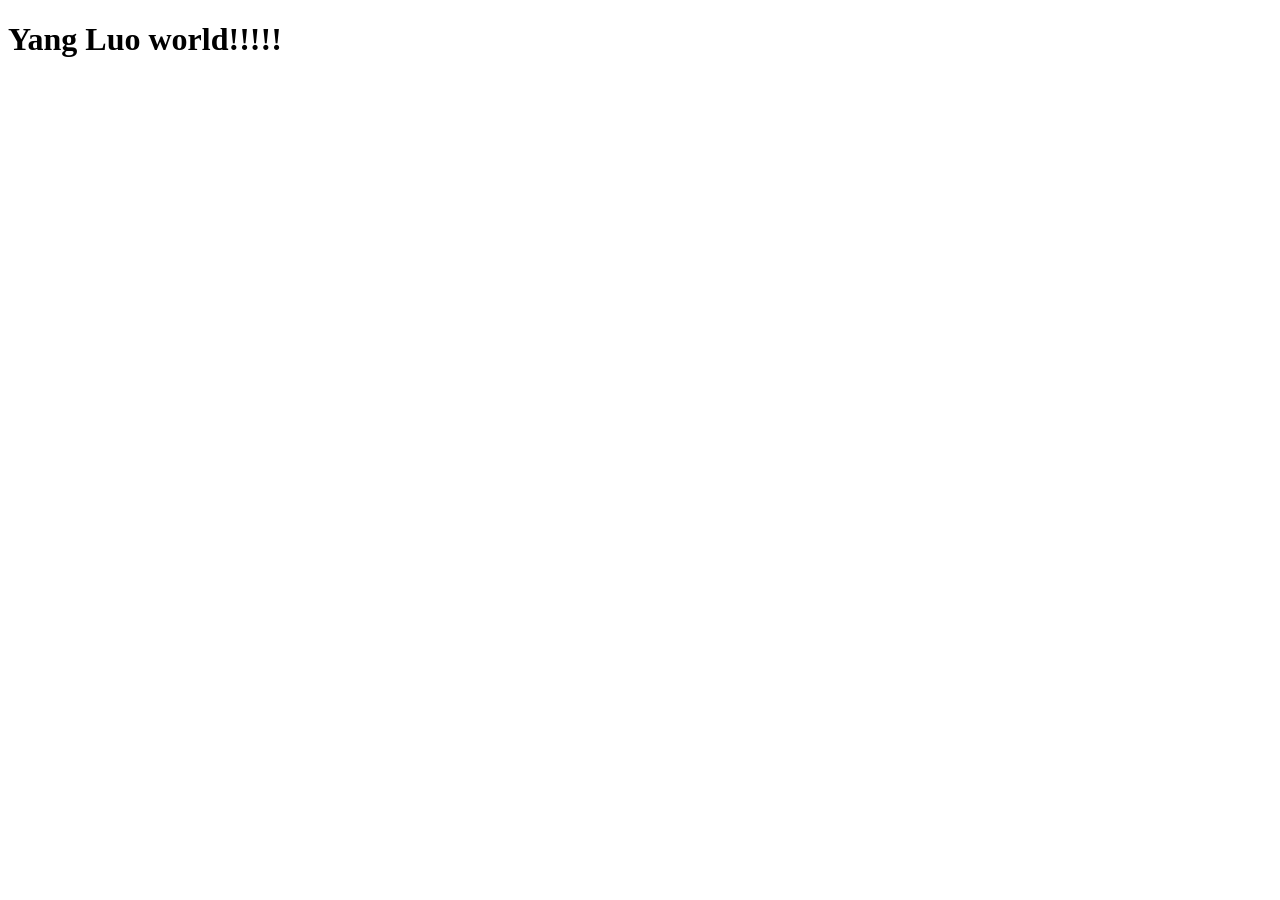
<file: index.html>
<!DOCTYPE html>
<html lang="en">
  <head>
    <meta charset="UTF-8" />
    <meta name="viewport" content="width=device-width, initial-scale=1.0" />
    <title>Yang Luo's first web page</title>
  </head>
  <body>
    <h1>Yang Luo world!!!!!</h1>
  </body>
</html>
</file>
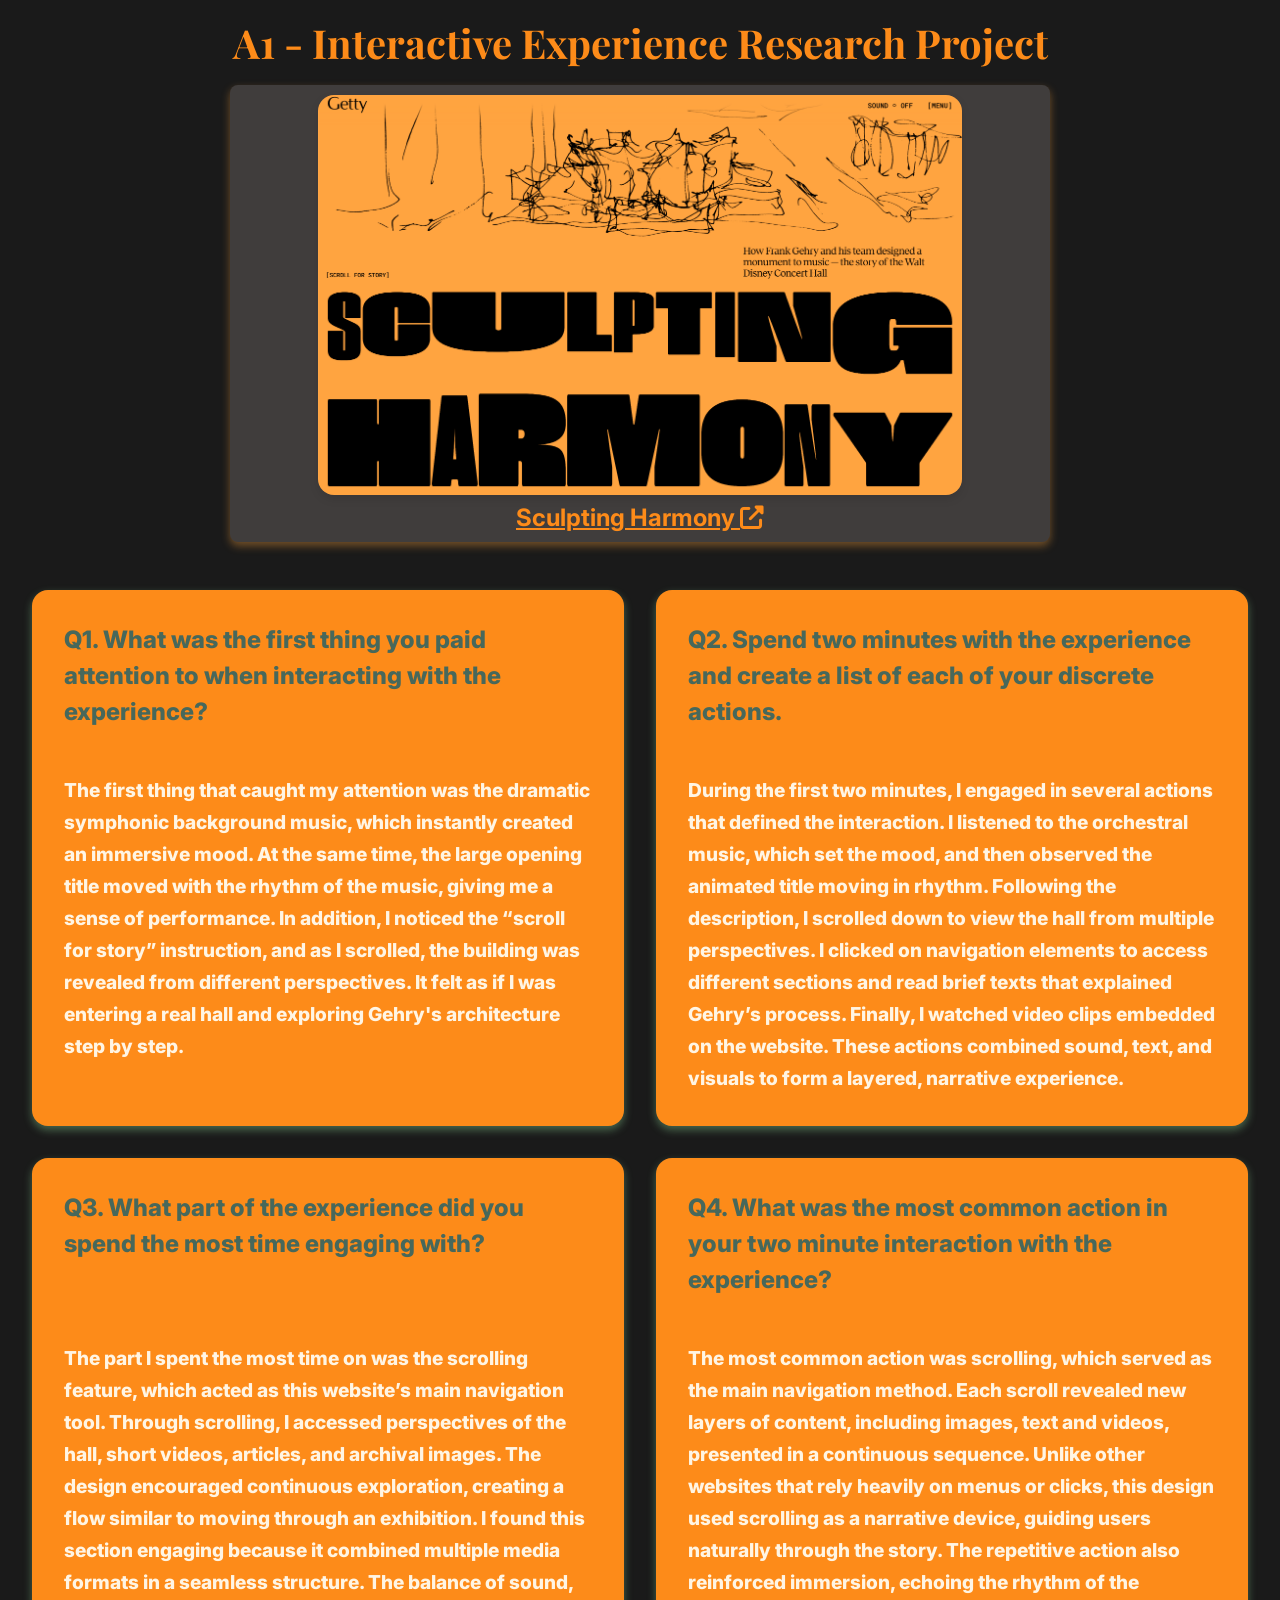
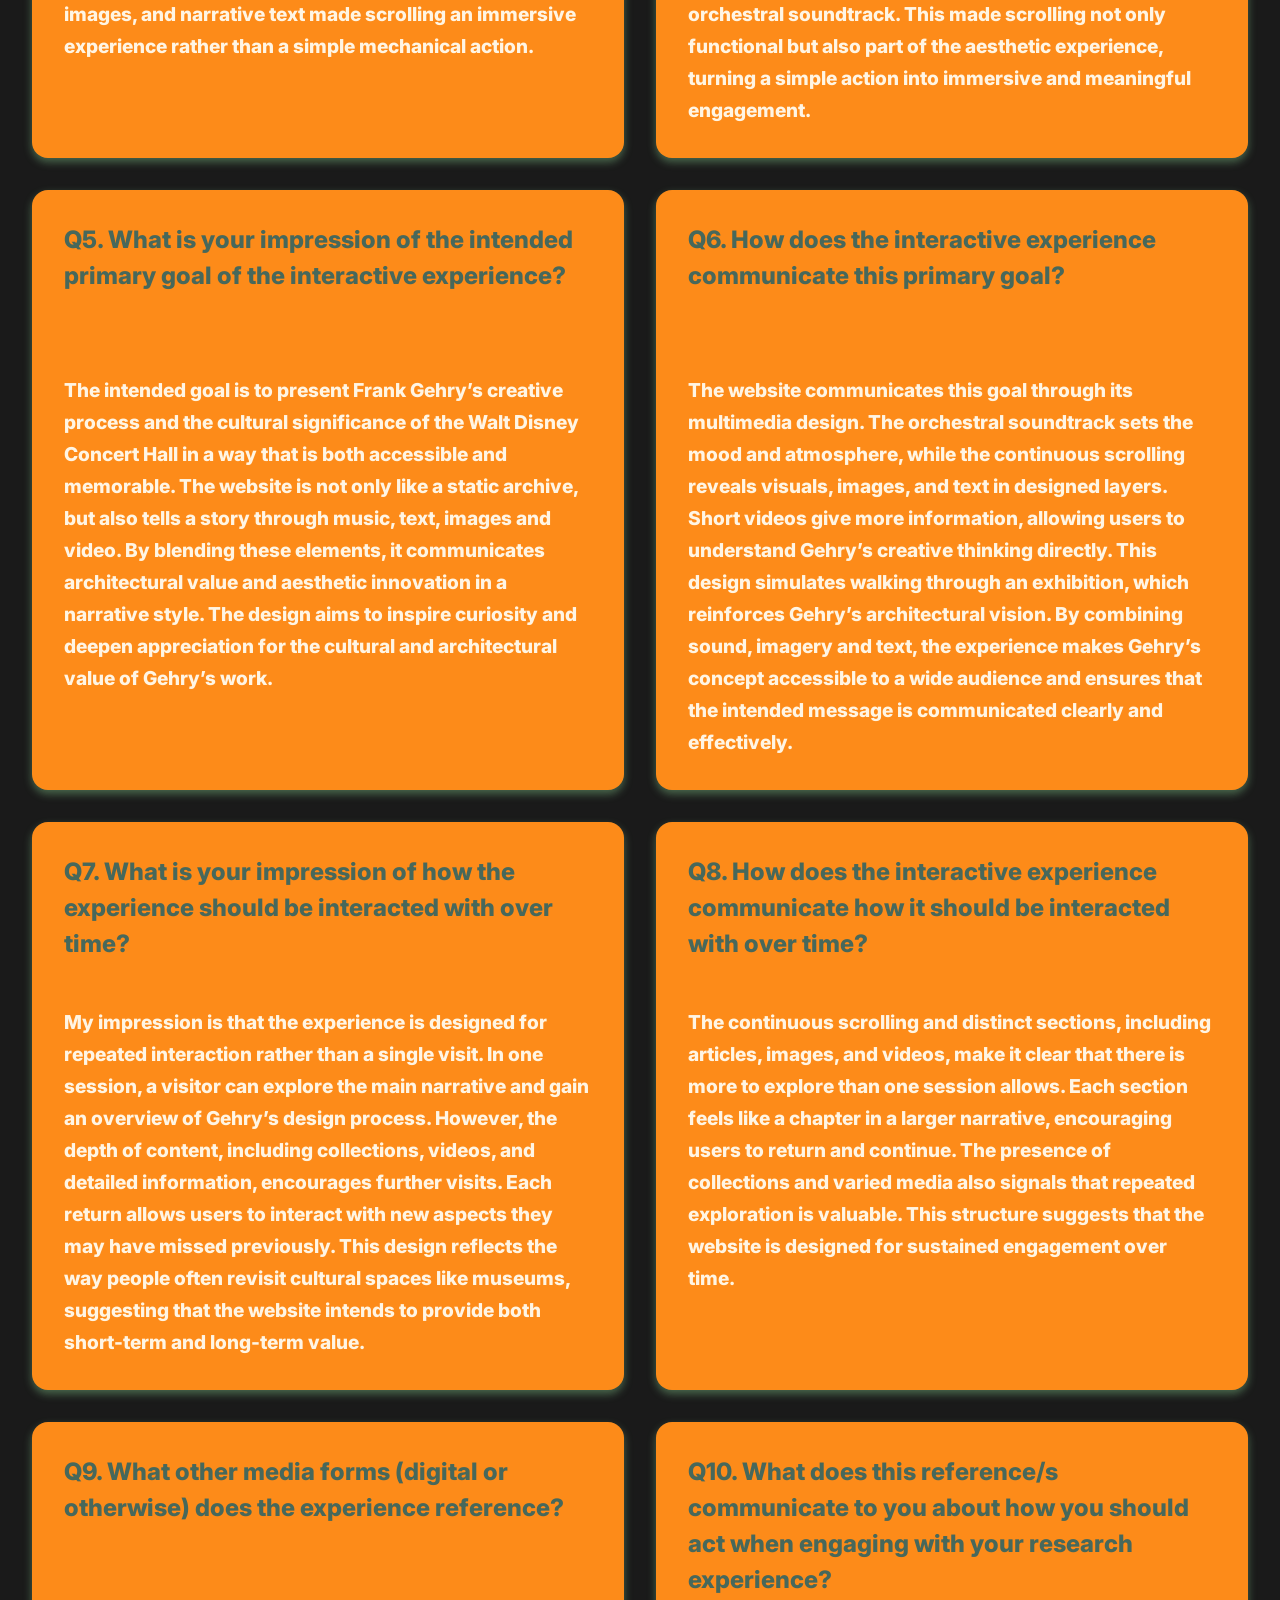
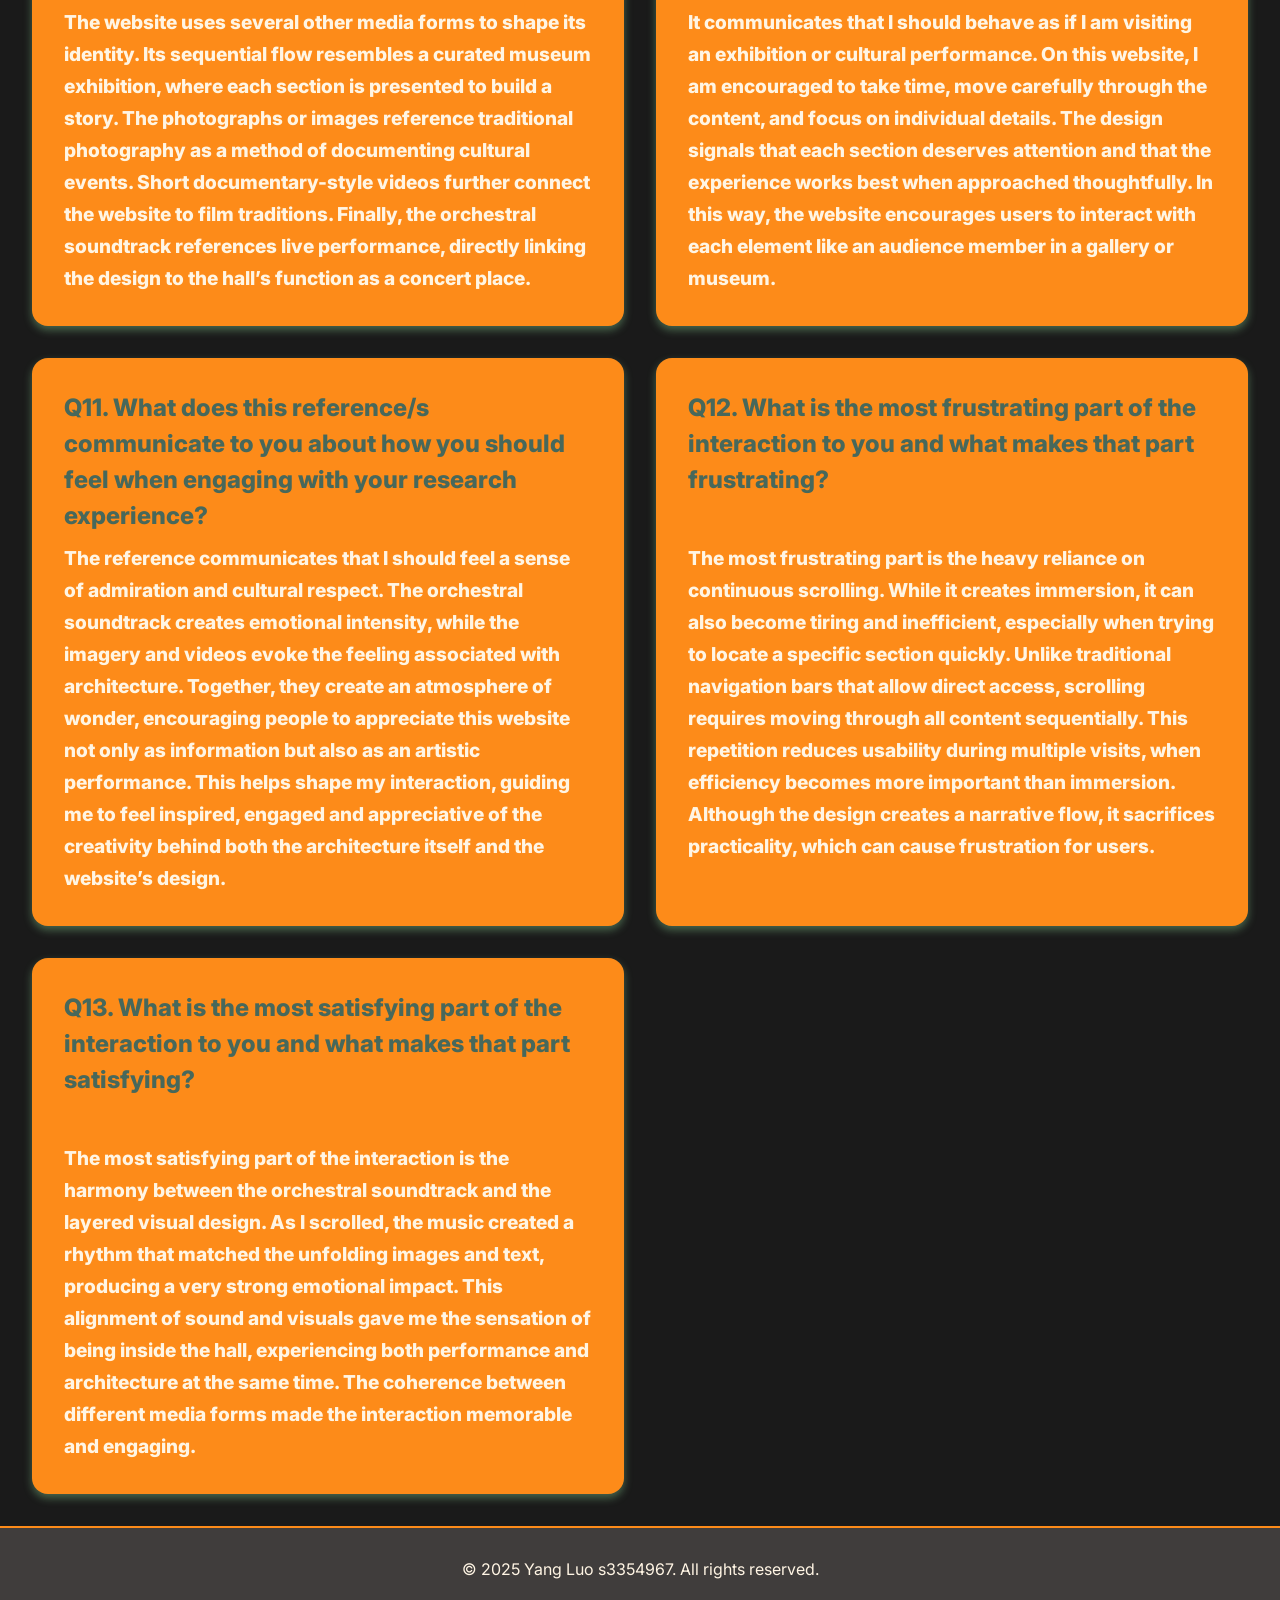
<file: assignment1/index.html>
<!DOCTYPE html>
<html lang="en">
  <head>
    <meta charset="UTF-8" />
    <meta name="viewport" content="width=device-width, initial-scale=1.0" />
    <title>Interactive Experience Research Project</title>
    <link
      href="https://fonts.googleapis.com/css2?family=Inter&family=Playfair+Display&display=swap"
      rel="stylesheet"
    />
    <link
      rel="stylesheet"
      href="https://cdnjs.cloudflare.com/ajax/libs/font-awesome/6.4.0/css/all.min.css"
    />
    <link rel="stylesheet" href="style.css" />
    <link rel="apple-touch-icon" sizes="180x180" href="apple-touch-icon.png" />
    <link rel="icon" type="image/png" sizes="32x32" href="favicon-32x32.png" />
    <link rel="icon" type="image/png" sizes="16x16" href="favicon-16x16.png" />
    <link rel="manifest" href="site.webmanifest" />
  </head>
  <body>
    <h1>A1 - Interactive Experience Research Project</h1>
    <!-- Figure: shows a screenshot and a caption with the souce link.
         This explains the context of my assignment.-->
    <figure class="cover">
      <img src="images/img1.png" alt="website" />
      <figcaption>
        <a href="https://gehry.getty.edu/" target="_blank">
          Sculpting Harmony
          <i class="fas fa-external-link-alt"></i>
        </a>
      </figcaption>
    </figure>
    <!-- Container for all question-and-answer cards, 
          I use Grid for responsive layout. 
          Card layout separates each Q&A into its own block. 
          This improves readability, avoids long text blocks, 
          and stays responsive on different screen sizes. -->
    <div class="container">
      <section class="card">
        <h2>
          Q1. What was the first thing you paid attention to when interacting
          with the experience?
        </h2>
        <p class="answer">
          The first thing that caught my attention was the dramatic symphonic
          background music, which instantly created an immersive mood. At the
          same time, the large opening title moved with the rhythm of the music,
          giving me a sense of performance. In addition, I noticed the “scroll
          for story” instruction, and as I scrolled, the building was revealed
          from different perspectives. It felt as if I was entering a real hall
          and exploring Gehry's architecture step by step.
        </p>
      </section>
      <section class="card">
        <h2>
          Q2. Spend two minutes with the experience and create a list of each of
          your discrete actions.
        </h2>
        <p class="answer">
          During the first two minutes, I engaged in several actions that
          defined the interaction. I listened to the orchestral music, which set
          the mood, and then observed the animated title moving in rhythm.
          Following the description, I scrolled down to view the hall from
          multiple perspectives. I clicked on navigation elements to access
          different sections and read brief texts that explained Gehry’s
          process. Finally, I watched video clips embedded on the website. These
          actions combined sound, text, and visuals to form a layered, narrative
          experience.
        </p>
      </section>
      <section class="card">
        <h2>
          Q3. What part of the experience did you spend the most time engaging
          with?
        </h2>
        <p class="answer">
          The part I spent the most time on was the scrolling feature, which
          acted as this website’s main navigation tool. Through scrolling, I
          accessed perspectives of the hall, short videos, articles, and
          archival images. The design encouraged continuous exploration,
          creating a flow similar to moving through an exhibition. I found this
          section engaging because it combined multiple media formats in a
          seamless structure. The balance of sound, images, and narrative text
          made scrolling an immersive experience rather than a simple mechanical
          action.
        </p>
      </section>
      <section class="card">
        <h2>
          Q4. What was the most common action in your two minute interaction
          with the experience?
        </h2>
        <p class="answer">
          The most common action was scrolling, which served as the main
          navigation method. Each scroll revealed new layers of content,
          including images, text and videos, presented in a continuous sequence.
          Unlike other websites that rely heavily on menus or clicks, this
          design used scrolling as a narrative device, guiding users naturally
          through the story. The repetitive action also reinforced immersion,
          echoing the rhythm of the orchestral soundtrack. This made scrolling
          not only functional but also part of the aesthetic experience, turning
          a simple action into immersive and meaningful engagement.
        </p>
      </section>
      <section class="card">
        <h2>
          Q5. What is your impression of the intended primary goal of the
          interactive experience?
        </h2>
        <p class="answer">
          The intended goal is to present Frank Gehry’s creative process and the
          cultural significance of the Walt Disney Concert Hall in a way that is
          both accessible and memorable. The website is not only like a static
          archive, but also tells a story through music, text, images and video.
          By blending these elements, it communicates architectural value and
          aesthetic innovation in a narrative style. The design aims to inspire
          curiosity and deepen appreciation for the cultural and architectural
          value of Gehry’s work.
        </p>
      </section>
      <section class="card">
        <h2>
          Q6. How does the interactive experience communicate this primary goal?
        </h2>
        <p class="answer">
          The website communicates this goal through its multimedia design. The
          orchestral soundtrack sets the mood and atmosphere, while the
          continuous scrolling reveals visuals, images, and text in designed
          layers. Short videos give more information, allowing users to
          understand Gehry’s creative thinking directly. This design simulates
          walking through an exhibition, which reinforces Gehry’s architectural
          vision. By combining sound, imagery and text, the experience makes
          Gehry’s concept accessible to a wide audience and ensures that the
          intended message is communicated clearly and effectively.
        </p>
      </section>
      <section class="card">
        <h2>
          Q7. What is your impression of how the experience should be interacted
          with over time?
        </h2>
        <p class="answer">
          My impression is that the experience is designed for repeated
          interaction rather than a single visit. In one session, a visitor can
          explore the main narrative and gain an overview of Gehry’s design
          process. However, the depth of content, including collections, videos,
          and detailed information, encourages further visits. Each return
          allows users to interact with new aspects they may have missed
          previously. This design reflects the way people often revisit cultural
          spaces like museums, suggesting that the website intends to provide
          both short-term and long-term value.
        </p>
      </section>
      <section class="card">
        <h2>
          Q8. How does the interactive experience communicate how it should be
          interacted with over time?
        </h2>
        <p class="answer">
          The continuous scrolling and distinct sections, including articles,
          images, and videos, make it clear that there is more to explore than
          one session allows. Each section feels like a chapter in a larger
          narrative, encouraging users to return and continue. The presence of
          collections and varied media also signals that repeated exploration is
          valuable. This structure suggests that the website is designed for
          sustained engagement over time.
        </p>
      </section>
      <section class="card">
        <h2>
          Q9. What other media forms (digital or otherwise) does the experience
          reference?
        </h2>

        <p class="answer">
          The website uses several other media forms to shape its identity. Its
          sequential flow resembles a curated museum exhibition, where each
          section is presented to build a story. The photographs or images
          reference traditional photography as a method of documenting cultural
          events. Short documentary-style videos further connect the website to
          film traditions. Finally, the orchestral soundtrack references live
          performance, directly linking the design to the hall’s function as a
          concert place.
        </p>
      </section>
      <section class="card">
        <h2>
          Q10. What does this reference/s communicate to you about how you
          should act when engaging with your research experience?
        </h2>
        <p class="answer">
          It communicates that I should behave as if I am visiting an exhibition
          or cultural performance. On this website, I am encouraged to take
          time, move carefully through the content, and focus on individual
          details. The design signals that each section deserves attention and
          that the experience works best when approached thoughtfully. In this
          way, the website encourages users to interact with each element like
          an audience member in a gallery or museum.
        </p>
      </section>

      <section class="card">
        <h2>
          Q11. What does this reference/s communicate to you about how you
          should feel when engaging with your research experience?
        </h2>

        <p class="answer">
          The reference communicates that I should feel a sense of admiration
          and cultural respect. The orchestral soundtrack creates emotional
          intensity, while the imagery and videos evoke the feeling associated
          with architecture. Together, they create an atmosphere of wonder,
          encouraging people to appreciate this website not only as information
          but also as an artistic performance. This helps shape my interaction,
          guiding me to feel inspired, engaged and appreciative of the
          creativity behind both the architecture itself and the website’s
          design.
        </p>
      </section>
      <section class="card">
        <h2>
          Q12. What is the most frustrating part of the interaction to you and
          what makes that part frustrating?
        </h2>
        <p class="answer">
          The most frustrating part is the heavy reliance on continuous
          scrolling. While it creates immersion, it can also become tiring and
          inefficient, especially when trying to locate a specific section
          quickly. Unlike traditional navigation bars that allow direct access,
          scrolling requires moving through all content sequentially. This
          repetition reduces usability during multiple visits, when efficiency
          becomes more important than immersion. Although the design creates a
          narrative flow, it sacrifices practicality, which can cause
          frustration for users.
        </p>
      </section>
      <section class="card">
        <h2>
          Q13. What is the most satisfying part of the interaction to you and
          what makes that part satisfying?
        </h2>
        <p class="answer">
          The most satisfying part of the interaction is the harmony between the
          orchestral soundtrack and the layered visual design. As I scrolled,
          the music created a rhythm that matched the unfolding images and text,
          producing a very strong emotional impact. This alignment of sound and
          visuals gave me the sensation of being inside the hall, experiencing
          both performance and architecture at the same time. The coherence
          between different media forms made the interaction memorable and
          engaging.
        </p>
      </section>
    </div>
    <!-- Footer : show my name and student ID -->
    <footer>
      <p>&copy; 2025 Yang Luo s3354967. All rights reserved.</p>
    </footer>
  </body>
</html>
</file>
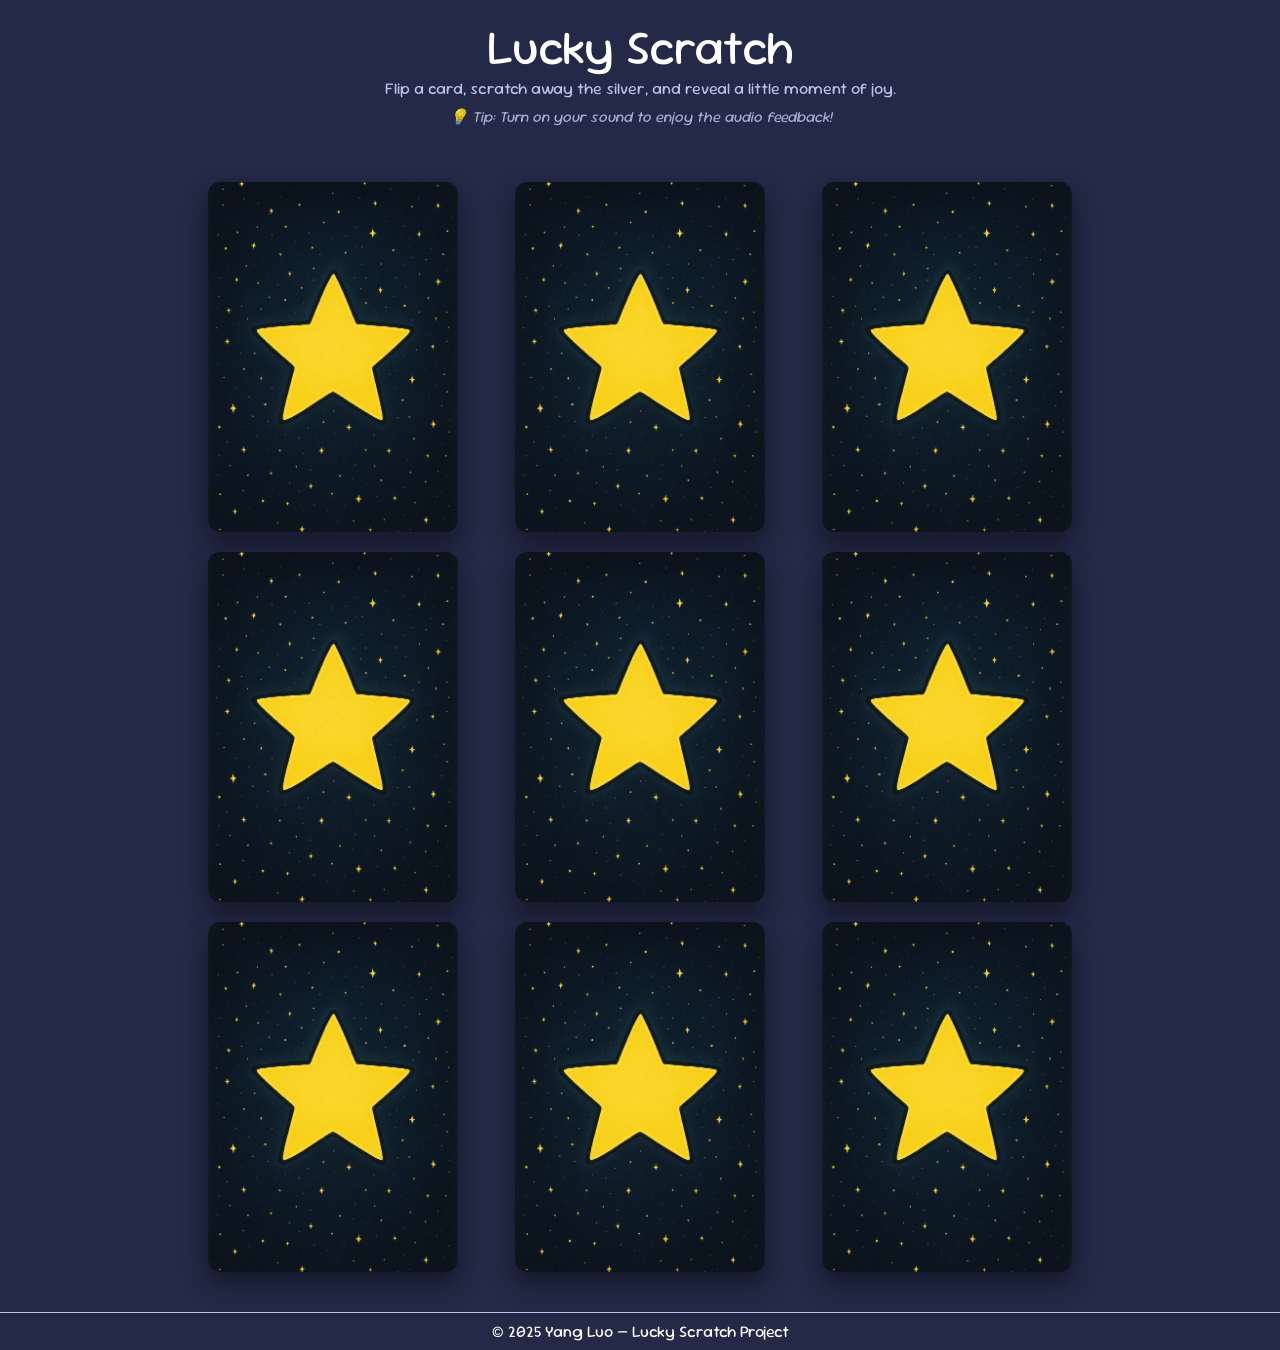
<file: assignment3/index.html>
<!-- 
 //================Lucky Scratch=================//
  // A playful web page where users can flip cards and scratch off a silver coating
  to reveal positive messages underneath with sound effects enhancing the experience.

  //This project explores a playful “Click + Drag” interaction. 
     The card flip rewards user curiosity (click), 
     and the scratch layer invites continuous micro-actions (drag).

  //================Target Audience:=================//
  - Individuals seeking small moments of joy and positivity.
  - Users who enjoy interactive web experiences.
  - People looking for stress relief through lighthearted digital interactions.

  //================Usability=================//
  - Intuitive click to flip and drag to scratch interactions.
  - Visual and auditory feedback to guide users through the experience.

  //================Project Features:=================//
  - 9 interactive cards arranged in a 3x3 grid layout.
  - Each card flips on click to reveal a scratch-off surface.
  - Users can "scratch" the silver coating using pointer events to reveal messages.
  - Sound effects play during flipping and scratching for immersive feedback.

  //================User Experience Design:=================//
  1. Visual Design:
     - Color Palette: Deep navy background with silver scratch-off coating and bright white text for contrast.
     - Typography: Fun, rounded font to evoke a playful and lighthearted mood.
     - Imagery: Cheerful illustrations accompanying each positive message.
     - Favicon: Custom favicon to enhance branding and recognition.

  2. Interaction Design:
      - Hover Effects: Cards slightly scale up on hover to indicate interactivity.
      - Click to Flip: Flip animation to reveal the scratch-off surface.   
      - Scratch-off Effect: Realistic scratching interaction using canvas.
      - Sound Effects: Subtle scratching sound during interaction 
         and a cheerful sound when the message is fully revealed.
  //================Technical Implementation:=================//
  1. Each card listens for click events to trigger the flip animation.
  2. When flipped, a canvas element is initialized with a silver coat.
 3. Pointer events on the canvas allow the user to "scratch" off the coat.
 4. The amount scratched is tracked, and once a threshold(40% threshold) is reached,
    the coat is fully cleared to reveal the message underneath.
 5. Sound effects play at each interaction step for feedback.

  //================ Technical References:=================//
 Key references informing the scratch-off logic:
 - envatotuts+ tutorial on creating a scratch-off effect using HTML5 canvas.
 - URL: https://webdesign.tutsplus.com/tutorials/create-a-scratch-off-effect-vanilla-javascript--cms-108922t
 - Digital Scratch Card HTML CSS JavaScript from Medium article by Mr Zouraiz
 - URL:https://medium.com/@mr.zouraiz1580/digital-scratch-card-html-8eaf1dad6095
 - Build Scratch Card Effect Using HTML, CSS & JavaScript from YouTube tutorial by Live Blogger
 - URL:https://www.youtube.com/watch?v=12ElqBxCZPI

 //=================Audio=================//
  - Using free sound effects from Pixabay to enhance user interaction.
  - Flip Sound: "flipCard" by Splashdust (Freesound), Pixabay
  - Lucky Sound: "Lucky Guitar Sound" by SergeQuadrado, Pixabay
  - Scratch Sound: "Pencil Crayon Foley Coloring 3" by floraphonic, Pixabay

//=================What's next?=================//
 - Add more cards with diverse messages and illustrations.
 - Implement a reset feature to allow users to replay the experience.

//================References:=================//
// Audio: flip.mp3 — "flipCard" by Splashdust (Freesound), Pixabay, 
// free for use under Pixabay Content License, viewed 20 Oct 2025,
// <https://pixabay.com/sound-effects/flipcard-91468/>

// Audio: lucky-sound.mp3 — "Lucky Guitar Sound" by SergeQuadrado, Pixabay,
// free for use under Pixabay Content License, viewed 20 Oct 2025,
// <https://pixabay.com/sound-effects/lucky-guitar-sound-379745/>

// Audio: scratch-sound.mp3 — "Pencil Crayon Foley Coloring 3" by floraphonic,
// Pixabay, free for use under Pixabay Content License, viewed 20 Oct 2025,
// <https://pixabay.com/sound-effects/pencil-crayon-foley-coloring-3-200910/>

//Illustrations created by the author using ChatGPT, October 2025. 
Generated based on custom prompts written by Yang Luo for the Lucky Scratch project. 
-->

<!DOCTYPE html>
<html lang="en">
  <head>
    <meta charset="UTF-8" />
    <meta name="viewport" content="width=device-width, initial-scale=1.0" />
    <title>Lucky Scratch</title>
    <link rel="stylesheet" href="reset.css" />
    <link rel="stylesheet" href="style.css" />
    <!--favicon-->
    <link rel="apple-touch-icon" sizes="180x180" href="apple-touch-icon.png" />
    <link rel="icon" type="image/png" sizes="32x32" href="favicon-32x32.png" />
    <link rel="icon" type="image/png" sizes="16x16" href="favicon-16x16.png" />
    <link rel="manifest" href="site.webmanifest" />
    <!--Sour Gummy -->
    <link rel="preconnect" href="https://fonts.googleapis.com" />
    <link rel="preconnect" href="https://fonts.gstatic.com" crossorigin />
    <link
      href="https://fonts.googleapis.com/css2?family=Sour+Gummy:ital,wght@0,100..900;1,100..900&display=swap"
      rel="stylesheet"
    />
    <script src="script.js" defer></script>
  </head>
  <body>
    <header>
      <h1>Lucky Scratch</h1>
      <p>
        Flip a card, scratch away the silver, and reveal a little moment of joy.
      </p>
      <p class="note">
        💡 Tip: Turn on your sound to enjoy the audio feedback!
      </p>
    </header>

    <main class="card-container">
      <!-- ===== Card 1 ===== -->
      <div class="card">
        <div class="card-face">
          <img src="lucky-cover.png" alt="Lucky card cover" draggable="false" />
        </div>
        <div class="card-face flip">
          <div class="stage">
            <div class="answer a1">
              <img src="1.png" alt="a1-pic" draggable="false" />
              <p>You did great today!</p>
            </div>
            <canvas class="coat"></canvas>
          </div>
        </div>
      </div>

      <!-- ===== Card 2 ===== -->
      <div class="card">
        <div class="card-face">
          <img src="lucky-cover.png" alt="Lucky card cover" draggable="false" />
        </div>
        <div class="card-face flip">
          <div class="stage">
            <div class="answer a2">
              <img src="2.png" alt="a2-pic" draggable="false" />
              <p>Take a breath — you’ve got this.</p>
            </div>
            <canvas class="coat"></canvas>
          </div>
        </div>
      </div>

      <!-- ===== Card 3 ===== -->
      <div class="card">
        <div class="card-face">
          <img src="lucky-cover.png" alt="Lucky card cover" draggable="false" />
        </div>
        <div class="card-face flip">
          <div class="stage">
            <div class="answer a3">
              <img src="3.png" alt="a3-pic" draggable="false" />
              <p>Small steps, big wins.</p>
            </div>
            <canvas class="coat"></canvas>
          </div>
        </div>
      </div>

      <!-- ===== Card 4 ===== -->
      <div class="card">
        <div class="card-face">
          <img src="lucky-cover.png" alt="Lucky card cover" draggable="false" />
        </div>
        <div class="card-face flip">
          <div class="stage">
            <div class="answer a4">
              <img src="4.png" alt="a4-pic" draggable="false" />
              <p>Your smile changes days.</p>
            </div>
            <canvas class="coat"></canvas>
          </div>
        </div>
      </div>

      <!-- ===== Card 5 ===== -->
      <div class="card">
        <div class="card-face">
          <img src="lucky-cover.png" alt="Lucky card cover" draggable="false" />
        </div>
        <div class="card-face flip">
          <div class="stage">
            <div class="answer a5">
              <img src="5.png" alt="a5-pic" draggable="false" />
              <p>Your energy is inspiring.</p>
            </div>
            <canvas class="coat"></canvas>
          </div>
        </div>
      </div>

      <!-- ===== Card 6 ===== -->
      <div class="card">
        <div class="card-face">
          <img src="lucky-cover.png" alt="Lucky card cover" draggable="false" />
        </div>
        <div class="card-face flip">
          <div class="stage">
            <div class="answer a6">
              <img src="6.png" alt="a6-pic" draggable="false" />
              <p>Kindness is your superpower.</p>
            </div>
            <canvas class="coat"></canvas>
          </div>
        </div>
      </div>

      <!-- ===== Card 7 ===== -->
      <div class="card">
        <div class="card-face">
          <img src="lucky-cover.png" alt="Lucky card cover" draggable="false" />
        </div>
        <div class="card-face flip">
          <div class="stage">
            <div class="answer a7">
              <img src="7.png" alt="a7-pic" draggable="false" />
              <p>Good things are coming.</p>
            </div>
            <canvas class="coat"></canvas>
          </div>
        </div>
      </div>

      <!-- ===== Card 8 ===== -->
      <div class="card">
        <div class="card-face">
          <img src="lucky-cover.png" alt="Lucky card cover" draggable="false" />
        </div>
        <div class="card-face flip">
          <div class="stage">
            <div class="answer a8">
              <img src="8.png" alt="a8-pic" draggable="false" />
              <p>You make small things shine.</p>
            </div>
            <canvas class="coat"></canvas>
          </div>
        </div>
      </div>

      <!-- ===== Card 9 ===== -->
      <div class="card">
        <div class="card-face">
          <img src="lucky-cover.png" alt="Lucky card cover" draggable="false" />
        </div>
        <div class="card-face flip">
          <div class="stage">
            <div class="answer a9">
              <img src="9.png" alt="a9-pic" draggable="false" />
              <p>Brave is your middle name.</p>
            </div>
            <canvas class="coat"></canvas>
          </div>
        </div>
      </div>
    </main>
    <!--audio-->
    <audio id="flip-sound" src="flip.mp3"></audio>
    <audio id="lucky-sound" src="lucky-sound.mp3"></audio>
    <audio id="scratch-sound" src="scratch.mp3" loop></audio>

    <footer>
      <p>© 2025 Yang Luo — Lucky Scratch Project</p>
    </footer>
  </body>
</html>
</file>
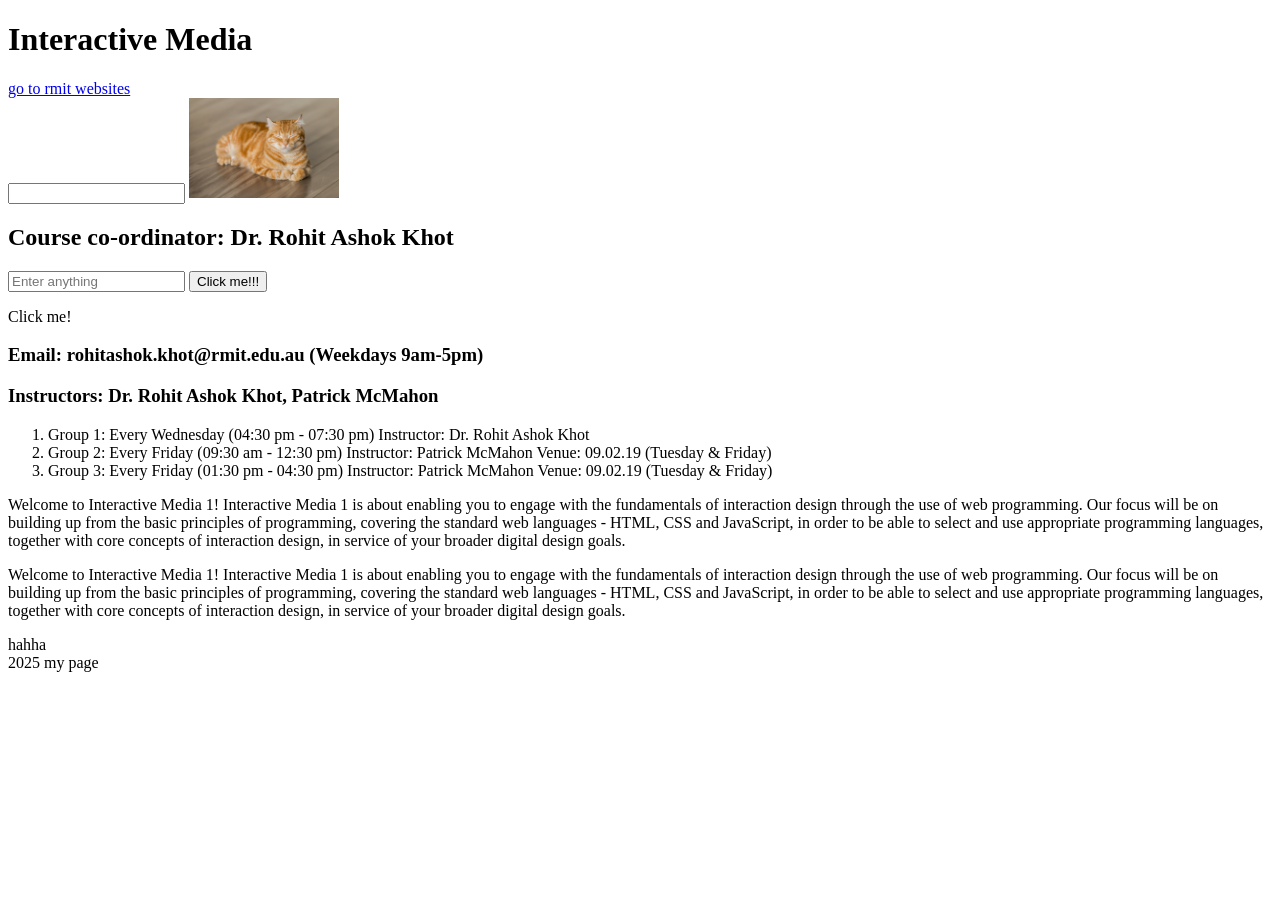
<file: week1/index.html>
<!DOCTYPE html>
<html lang="en">
  <head>
    <meta charset="UTF-8" />
    <meta name="viewport" content="width=device-width, initial-scale=1.0" />
    <title>HTML practice</title>
    <link rel="apple-touch-icon" sizes="180x180" href="apple-touch-icon.png" />
    <link rel="icon" type="image/png" sizes="32x32" href="favicon-32x32.png" />
    <link rel="icon" type="image/png" sizes="16x16" href="favicon-16x16.png" />
    <link rel="manifest" href="site.webmanifest" />
  </head>
  <body>
    <header>
      <h1>Interactive Media</h1>
    </header>
    <nav>
      <a href="https://www.rmit.edu.au/">go to rmit websites</a>
    </nav>
    <main>
      <section>
        <input type="password" />
        <img src="cat.jpg" alt="this is a cat image" height="100" width="150" />
      </section>
      <section>
        <h2>Course co-ordinator: Dr. Rohit Ashok Khot</h2>
        <input type="text" placeholder="Enter anything" />
        <button>Click me!!!</button>
        <p>Click me!</p>
        <h3>Email: rohitashok.khot@rmit.edu.au (Weekdays 9am-5pm)</h3>
        <h3>Instructors: Dr. Rohit Ashok Khot, Patrick McMahon</h3>
        <ol>
          <li>
            Group 1: Every Wednesday (04:30 pm - 07:30 pm) Instructor: Dr. Rohit
            Ashok Khot
          </li>
          <li>
            Group 2: Every Friday (09:30 am - 12:30 pm) Instructor: Patrick
            McMahon Venue: 09.02.19 (Tuesday & Friday)
          </li>
          <li>
            Group 3: Every Friday (01:30 pm - 04:30 pm) Instructor: Patrick
            McMahon Venue: 09.02.19 (Tuesday & Friday)
          </li>
        </ol>
        <p id="first-para" class="blue">
          Welcome to Interactive Media 1! Interactive Media 1 is about enabling
          you to engage with the fundamentals of interaction design through the
          use of web programming. Our focus will be on building up from the
          basic principles of programming, covering the standard web languages -
          HTML, CSS and JavaScript, in order to be able to select and use
          appropriate programming languages, together with core concepts of
          interaction design, in service of your broader digital design goals.
        </p>
        <p id="second-para">
          Welcome to Interactive Media 1! Interactive Media 1 is about enabling
          you to engage with the fundamentals of interaction design through the
          use of web programming. Our focus will be on building up from the
          basic principles of programming, covering the standard web languages -
          HTML, CSS and JavaScript, in order to be able to select and use
          appropriate programming languages, together with core concepts of
          interaction design, in service of your broader digital design goals.
        </p>
      </section>
    </main>
    <!-- cmd + / -->
    <aside>hahha</aside>
    <footer>2025 my page</footer>
  </body>
</html>
</file>
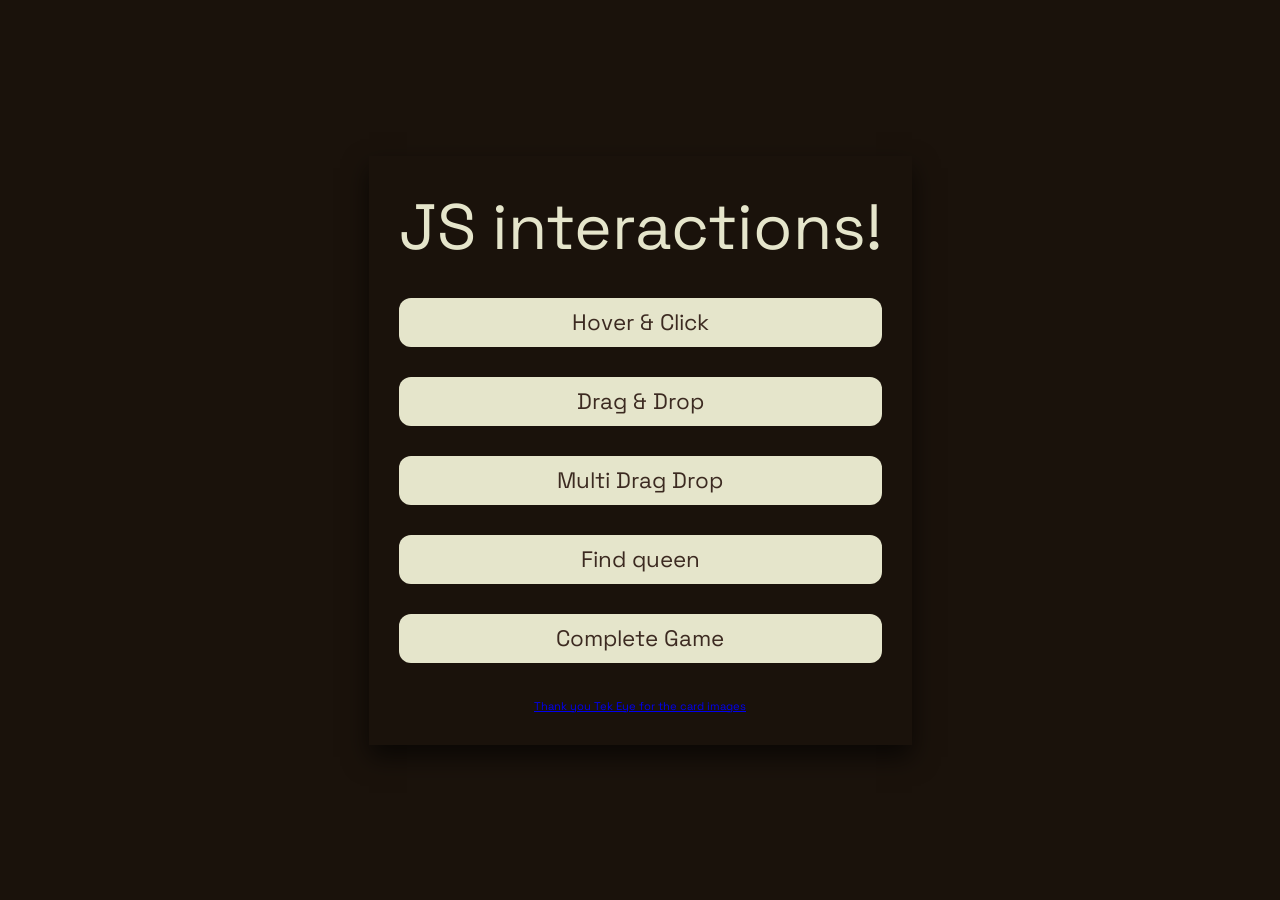
<file: week10/index.html>
<!DOCTYPE html>
<html lang="en">
  <head>
    <meta charset="UTF-8" />
    <meta name="viewport" content="width=device-width, initial-scale=1.0" />
    <title>Cards</title>
    <link rel="preconnect" href="https://fonts.googleapis.com" />
    <link rel="preconnect" href="https://fonts.gstatic.com" crossorigin />
    <link
      href="https://fonts.googleapis.com/css2?family=Luckiest+Guy&family=Space+Grotesk&display=swap"
      rel="stylesheet"
    />
    <link rel="stylesheet" href="reset.css" />
    <link rel="stylesheet" href="style.css" />
    <script src="script.js" defer></script>
  </head>
  <body>
    <div id="button-container">
      <h1>JS interactions!</h1>
      <button id="hoverclick-button">Hover & Click</button>
      <button id="dragdrop-button">Drag & Drop</button>
      <button id="multidragdrop-button">Multi Drag Drop</button>
      <button id="findqueen-button">Find queen</button>
      <button id="completegame-button">Complete Game</button>
      <p>
        <a href="https://www.tekeye.uk/playing_cards/svg-playing-cards"
          >Thank you Tek Eye for the card images</a
        >
      </p>
    </div>
  </body>
</html>
</file>
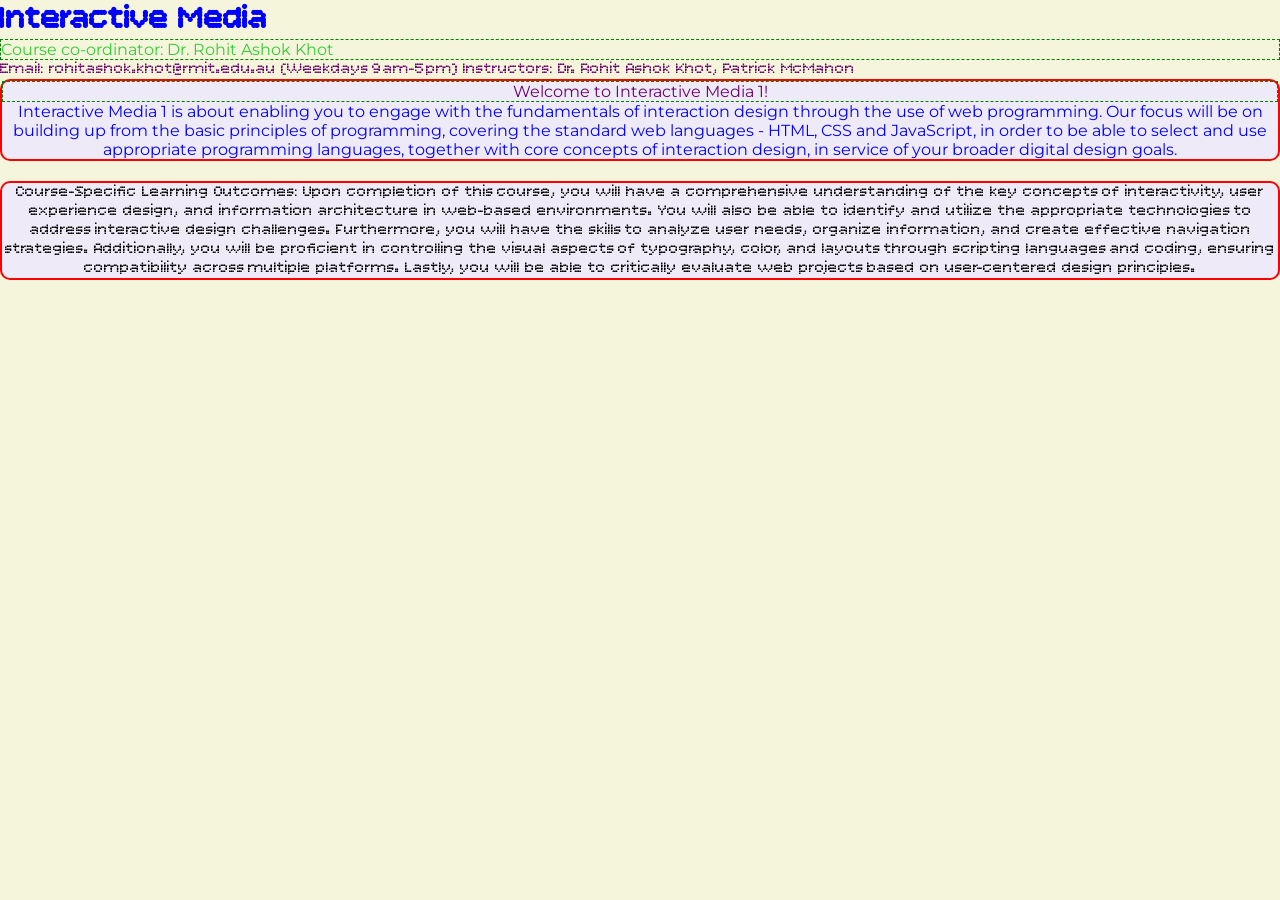
<file: week2/index.html>
<!DOCTYPE html>
<html lang="en">
  <head>
    <meta charset="UTF-8" />
    <meta name="viewport" content="width=device-width, initial-scale=1.0" />
    <title>CSS practice</title>
    <link rel="preconnect" href="https://fonts.googleapis.com" />
    <link rel="preconnect" href="https://fonts.gstatic.com" crossorigin />
    <link
      href="https://fonts.googleapis.com/css2?family=Bitcount+Prop+Single:wght@100..900&family=Montserrat:ital,wght@0,100..900;1,100..900&display=swap"
      rel="stylesheet"
    />
    <link rel="stylesheet" href="reset.css" />
    <link rel="stylesheet" href="style.css" />
  </head>
  <body>
    <h1 class="blue-color bisect">Interactive Media</h1>
    <h2>Course co-ordinator: Dr. Rohit Ashok Khot</h2>
    <h3 class="bisect">
      Email: rohitashok.khot@rmit.edu.au (Weekdays 9am-5pm) Instructors: Dr.
      Rohit Ashok Khot, Patrick McMahon
    </h3>

    <section>
      <h2 id="purple-color">Welcome to Interactive Media 1!</h2>
      <p class="blue-color">
        Interactive Media 1 is about enabling you to engage with the
        fundamentals of interaction design through the use of web programming.
        Our focus will be on building up from the basic principles of
        programming, covering the standard web languages - HTML, CSS and
        JavaScript, in order to be able to select and use appropriate
        programming languages, together with core concepts of interaction
        design, in service of your broader digital design goals.
      </p>
    </section>

    <section>
      <p class="bisect">
        Course-Specific Learning Outcomes: Upon completion of this course, you
        will have a comprehensive understanding of the key concepts of
        interactivity, user experience design, and information architecture in
        web-based environments. You will also be able to identify and utilize
        the appropriate technologies to address interactive design challenges.
        Furthermore, you will have the skills to analyze user needs, organize
        information, and create effective navigation strategies. Additionally,
        you will be proficient in controlling the visual aspects of typography,
        color, and layouts through scripting languages and coding, ensuring
        compatibility across multiple platforms. Lastly, you will be able to
        critically evaluate web projects based on user-centered design
        principles.
      </p>
    </section>
  </body>
</html>
</file>
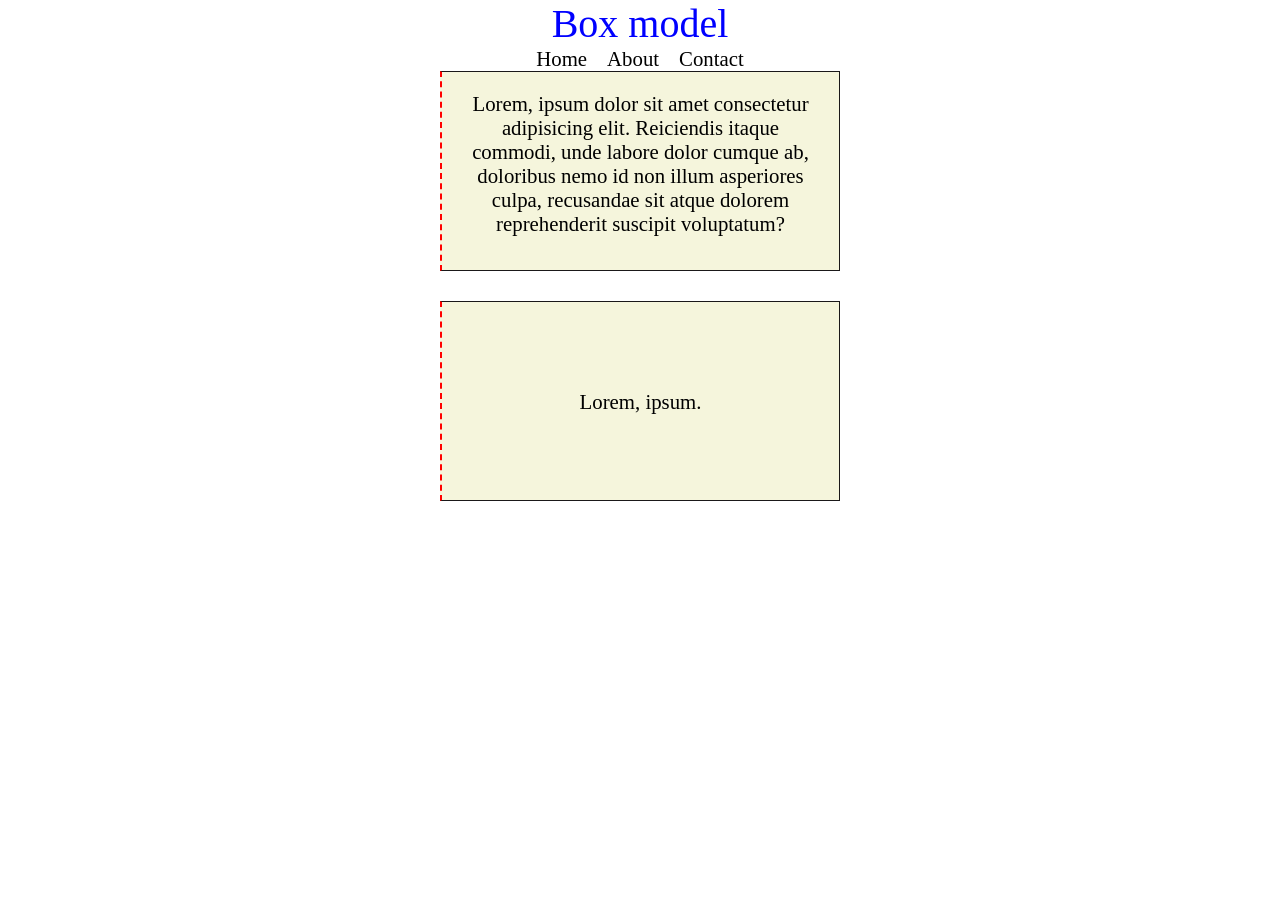
<file: week3/index.html>
<!DOCTYPE html>
<html lang="en">
  <head>
    <meta charset="UTF-8" />
    <meta name="viewport" content="width=device-width, initial-scale=1.0" />
    <title>CSS layout practice</title>
    <link rel="stylesheet" href="style.css" />
    <link rel="stylesheet" href="reset.css" />
  </head>
  <body>
    <h1>Box model <span>example</span></h1>
    <!-- lorem ipsum Tam p>lorem30 -->

    <ul>
      <li>Home</li>
      <li>About</li>
      <li>Contact</li>
    </ul>

    <p>
      Lorem, ipsum dolor sit amet consectetur adipisicing elit. Reiciendis
      itaque commodi, unde labore dolor cumque ab, doloribus nemo id non illum
      asperiores culpa, recusandae sit atque dolorem reprehenderit suscipit
      voluptatum?
    </p>
    <p class="vcenter">Lorem, ipsum.</p>
  </body>
</html>
</file>
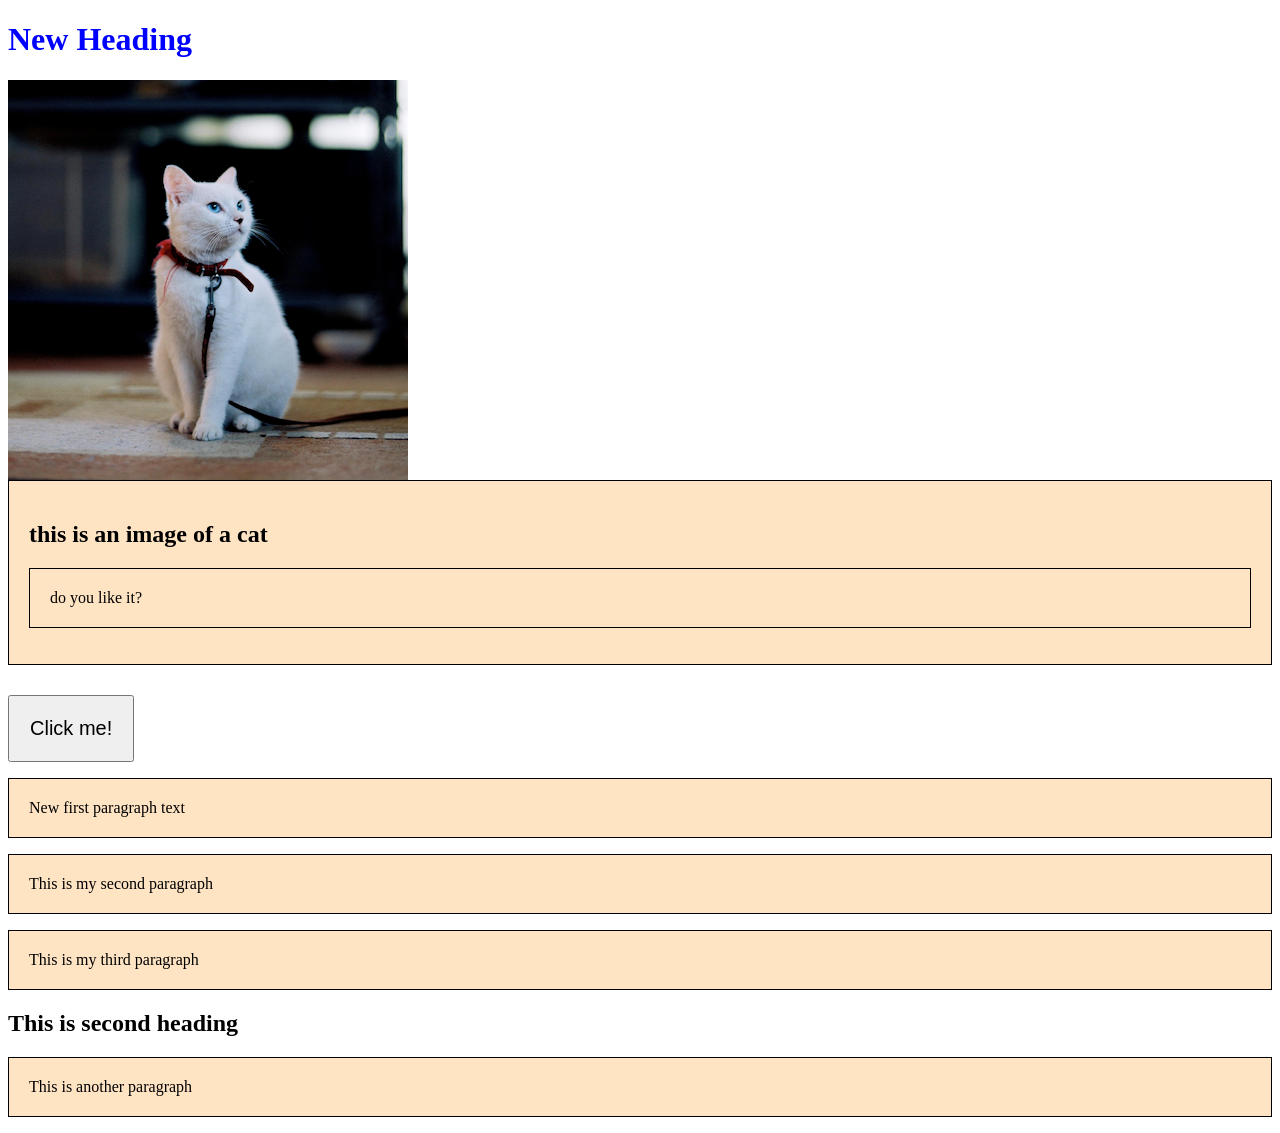
<file: week6/index.html>
<!DOCTYPE html>
<html lang="en">
  <head>
    <meta charset="UTF-8" />
    <meta name="viewport" content="width=device-width, initial-scale=1.0" />
    <title>Week 6</title>
    <script src="script.js" defer></script>
    <link rel="stylesheet" href="style.css" />
  </head>
  <body>
    <h1 class="another">DOM practice!!!!!!!</h1>
    <img src="cat-1.png" alt="A cute cat" />
    <section class="para-style"></section>
    <button id="my-button" onclick="toggleMe()">Click me!</button>
    <p>This is my first paragraph</p>
    <p>This is my second paragraph</p>
    <p>This is my third paragraph</p>
    <h2 id="second-heading">This is second heading</h2>
    <p class="another">This is another paragraph</p>
  </body>
</html>
</file>
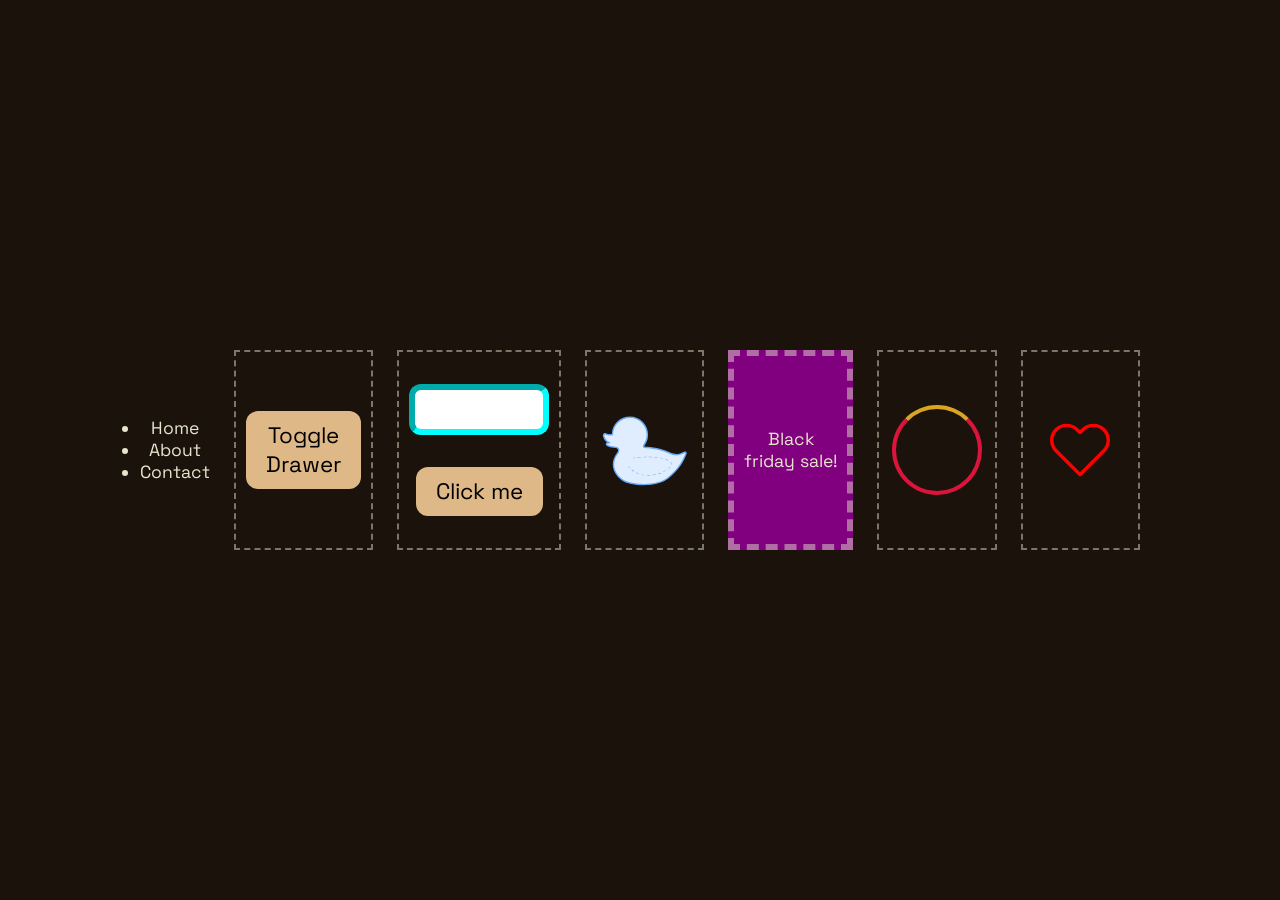
<file: week9/index.htm>
<!DOCTYPE html>
<html lang="en">
  <head>
    <meta charset="UTF-8" />
    <meta name="viewport" content="width=device-width, initial-scale=1.0" />
    <title>CSS animations</title>
    <link rel="preconnect" href="https://fonts.googleapis.com" />
    <link rel="preconnect" href="https://fonts.gstatic.com" crossorigin />
    <link
      href="https://fonts.googleapis.com/css2?family=Luckiest+Guy&family=Space+Grotesk&display=swap"
      rel="stylesheet"
    />
    <link rel="stylesheet" href="reset.css" />
    <link rel="stylesheet" href="style.css" />
    <script src="script.js" defer></script>
  </head>
  <body>
    <div id="side-drawer">
      <nav>
        <ul>
          <li>Home</li>
          <li>About</li>
          <li>Contact</li>
        </ul>
      </nav>
    </div>
    <div class="outer">
      <button id="drawer-button">Toggle Drawer</button>
    </div>
    <div class="outer">
      <input type="text" />
      <button id="click-button">Click me</button>
    </div>
    <div class="outer">
      <svg
        width="150px"
        height="150px"
        viewBox="0 0 1024 1024"
        class="icon"
        version="1.1"
        xmlns="http://www.w3.org/2000/svg"
        id="my-duck"
      >
        <path
          d="M913.88 548.4c-66.14 35.43-141.83-7.68-141.83-7.68-112.76-53.91-246.31-55.82-246.31-55.82-34.09-2.34-25.47-17.51-20.69-25.88 0.73-1.27 1.74-2.36 2.59-3.56a187.06 187.06 0 0 0 34.17-108.08c0-103.78-84.13-187.92-187.92-187.92C251 159.47 167.37 242.24 166 344.87c-1 3.81-42.28 9.32-73-5.06-40-18.71-25.08 73.65 42.35 95.45l-2.31-0.1c-28.06-1.52-30.8 7.68-30.8 7.68s-16.14 29.75 83.13 38.37c31.39 2.72 35.71 8.11 42 16.64 11.92 16.14 3.57 39.25-12.15 59-44.53 55.77-71.84 180.68 49.78 270.85 103.12 76.47 377.65 79.95 497.37-15.13 108-85.76 156.72-170.47 185.79-241.14 3.9-9.54 31.84-58.43-34.28-23.03z"
          fill="#DFEDFF"
          id="duck-icon"
        />
        <path
          d="M497.6 892c-45.54 0-90.26-4.72-129.91-13.76-44.48-10.13-81.54-25.54-107.18-44.55-51.15-37.93-81.9-86.48-88.93-140.4-7.75-59.47 14.44-111.93 37.79-141.21 5.94-7.45 24.37-33.06 12-49.83-5.31-7.2-8.24-11.16-36.63-13.62-49.83-4.32-79.54-14.77-88.3-31A20 20 0 0 1 95.31 440c1-2.48 3.9-7 12.58-9.9-25-17-39.75-43.45-43.46-65.14-2.49-14.57 0.26-25.73 7.75-31.43 4.34-3.31 12-6.08 24-0.48 22.57 10.56 52.33 9.36 62.45 7.08A195.41 195.41 0 0 1 353.9 152c107.75 0 195.42 87.66 195.42 195.42a194.18 194.18 0 0 1-35.54 112.4c-0.39 0.55-0.8 1.09-1.22 1.62a14.24 14.24 0 0 0-1 1.35c-1.33 2.32-4.44 7.76-3.45 9.6 0.09 0.16 2.3 4 18 5.07 3.19 0.06 35.67 0.78 81.68 7.77 43.83 6.66 108.47 20.53 167.55 48.77l0.48 0.25c0.72 0.41 73 40.58 134.58 7.58l3.54 6.61-3.54-6.61c26.78-14.35 41.69-17.16 49.86-9.43 10 9.45 1.46 27.71-3.64 38.63-0.64 1.38-1.2 2.56-1.5 3.3C930.2 634.73 883.66 725.8 767 818.44c-29.48 23.42-68.66 41.78-116.44 54.6-43.33 11.62-92.79 18.16-143 18.92q-4.99 0.04-9.96 0.04zM108.93 446.26c-0.19 0.58-0.51 2.28 1 4.7 3.12 5.13 16.77 17.6 76.12 22.75 31.67 2.75 39.06 8.37 47.4 19.66 12.64 17.12 8 42.58-12.32 68.09-21.43 26.87-41.79 75.1-34.65 129.91a171.55 171.55 0 0 0 23.39 66.51c14.09 23.45 34.14 44.91 59.6 63.79 48 35.59 139.14 56.78 237.88 55.29 49-0.74 97.21-7.11 139.36-18.41 45.79-12.28 83.13-29.73 111-51.86C871.59 716.23 917 627.47 941.2 568.58c0.43-1.06 1-2.33 1.78-3.94a113.36 113.36 0 0 0 5.47-13.25c1.59-5 1.45-7.32 1.31-8.1-1.55-0.37-8.86-0.86-32.33 11.71-28.67 15.36-63.59 18.86-101 10.14a197.41 197.41 0 0 1-47.86-17.77c-109.85-52.44-241.64-55-243-55h-0.4c-16.57-1.14-26.21-5.26-30.34-13-4.9-9.16 0.67-18.89 3.66-24.12a25.75 25.75 0 0 1 2.2-3.16c0.26-0.33 0.52-0.66 0.76-1a179.26 179.26 0 0 0 32.8-103.76C534.32 247.9 453.38 167 353.9 167a180.41 180.41 0 0 0-180.38 178 7.5 7.5 0 0 1-0.25 1.83 9.3 9.3 0 0 1-5.5 6c-9.4 4.38-48.35 7.63-77.94-6.22-3.92-1.83-7.12-2.27-8.56-1.18-2.11 1.61-3.65 7.6-2.05 17 3.4 19.92 21.78 53.87 58.44 65.72a7.5 7.5 0 0 1-2.66 14.59l-2.31-0.1c-17.46-0.94-22.63 2.51-23.63 3.37z m-0.09 0.14z"
          fill="#66A9F7"
        />
        <path
          d="M393.54 600.36a2.5 2.5 0 0 1-0.35-5c0.05 0 5.5-0.79 14.94-1.9a2.5 2.5 0 0 1 0.58 5c-9.37 1.1-14.76 1.87-14.82 1.88zM550.28 786.86c-3.57 0-7.16-0.05-10.67-0.16a2.5 2.5 0 1 1 0.15-5c9.75 0.29 19.84 0.17 29.92-0.36a2.5 2.5 0 0 1 0.26 5c-6.58 0.35-13.2 0.52-19.66 0.52z m-40.63-2.39h-0.3a301.55 301.55 0 0 1-29.93-5.15 2.5 2.5 0 0 1 1.1-4.88 296.47 296.47 0 0 0 29.43 5.06 2.5 2.5 0 0 1-0.3 5z m90.17-0.83a2.5 2.5 0 0 1-0.31-5 420.3 420.3 0 0 0 29.56-4.86 2.5 2.5 0 0 1 1 4.9c-9.89 2-20 3.65-29.92 4.92z m59.05-11.93a2.5 2.5 0 0 1-0.68-4.91c9.47-2.67 14.94-4.66 15-4.68s5.09-2 13.08-5.51a2.5 2.5 0 0 1 2 4.58c-8.1 3.56-13.28 5.59-13.33 5.61-0.28 0.1-5.73 2.09-15.4 4.82a2.49 2.49 0 0 1-0.67 0.09zM451 771.14a2.5 2.5 0 0 1-0.82-0.14 252.81 252.81 0 0 1-28.09-11.65 2.5 2.5 0 1 1 2.19-4.49 247.67 247.67 0 0 0 27.53 11.42 2.5 2.5 0 0 1-0.82 4.86z m263.58-22.69a2.5 2.5 0 0 1-1.14-4.73c9.37-4.78 18.21-9.68 26.25-14.54a2.5 2.5 0 0 1 2.59 4.28c-8.15 4.92-17.09 9.87-26.56 14.71a2.49 2.49 0 0 1-1.14 0.28zM397 744.72a2.49 2.49 0 0 1-1.37-0.41 239.3 239.3 0 0 1-24.3-18.31 2.5 2.5 0 0 1 3.25-3.8 234.35 234.35 0 0 0 23.8 17.91 2.5 2.5 0 0 1-1.37 4.59z m369-27.78a2.5 2.5 0 0 1-1.52-4.48 135.63 135.63 0 0 0 21.63-20.14 2.5 2.5 0 0 1 3.84 3.2 140.53 140.53 0 0 1-22.43 20.91 2.49 2.49 0 0 1-1.52 0.51z m34.69-47.28h-0.2a2.5 2.5 0 0 1-2.29-2.69c0.06-0.75 0.09-1.5 0.09-2.24 0-7.94-3.54-15.6-10.52-22.75a2.5 2.5 0 1 1 3.58-3.49c7.92 8.12 11.94 16.95 11.94 26.24 0 0.87 0 1.76-0.11 2.64a2.5 2.5 0 0 1-2.51 2.28z m-35.75-44.08a2.49 2.49 0 0 1-1.14-0.28l-1.44-0.73a224.37 224.37 0 0 0-26-10.88A2.5 2.5 0 0 1 738 609a229.39 229.39 0 0 1 26.55 11.13l1.49 0.75a2.5 2.5 0 0 1-1.14 4.73z m-56.63-20.28a2.5 2.5 0 0 1-0.6-0.07c-9.21-2.27-19.07-4.32-29.33-6.1a2.5 2.5 0 0 1 0.85-4.93c10.37 1.79 20.35 3.87 29.67 6.17a2.5 2.5 0 0 1-0.6 4.93z m-269.93-10a2.5 2.5 0 0 1-0.23-5c9.94-0.92 20.07-1.74 30.09-2.44a2.5 2.5 0 0 1 0.35 5c-10 0.7-20.07 1.51-30 2.43z m210.6-0.46h-0.29c-9.56-1.12-19.62-2.06-29.9-2.81a2.5 2.5 0 0 1 0.36-5c10.35 0.75 20.49 1.71 30.12 2.83a2.5 2.5 0 0 1-0.29 5z m-150.48-3.69a2.5 2.5 0 0 1-0.12-5c10.16-0.48 20.31-0.83 30.18-1a2.5 2.5 0 1 1 0.11 5c-9.83 0.22-19.94 0.57-30.05 1z m90.38-0.71h-0.09c-9.73-0.35-19.84-0.55-30-0.6a2.5 2.5 0 0 1 0-5c10.26 0.05 20.42 0.26 30.2 0.61a2.5 2.5 0 0 1-0.09 5zM351.56 705.86a2.49 2.49 0 0 1-1.85-0.81c-3.37-3.69-6.69-7.55-9.88-11.48a2.5 2.5 0 1 1 3.88-3.15c3.13 3.86 6.39 7.65 9.69 11.26a2.5 2.5 0 0 1-1.85 4.19z"
          fill="#66A9F7"
        />
      </svg>
    </div>
    <div class="outer box">
      <h2>Black friday sale!</h2>
    </div>
    <div class="outer">
      <div class="loader"></div>
    </div>

    <div class="outer">
      <img src="heart.svg" alt="heart" id="heart" />
    </div>
  </body>
</html>
</file>
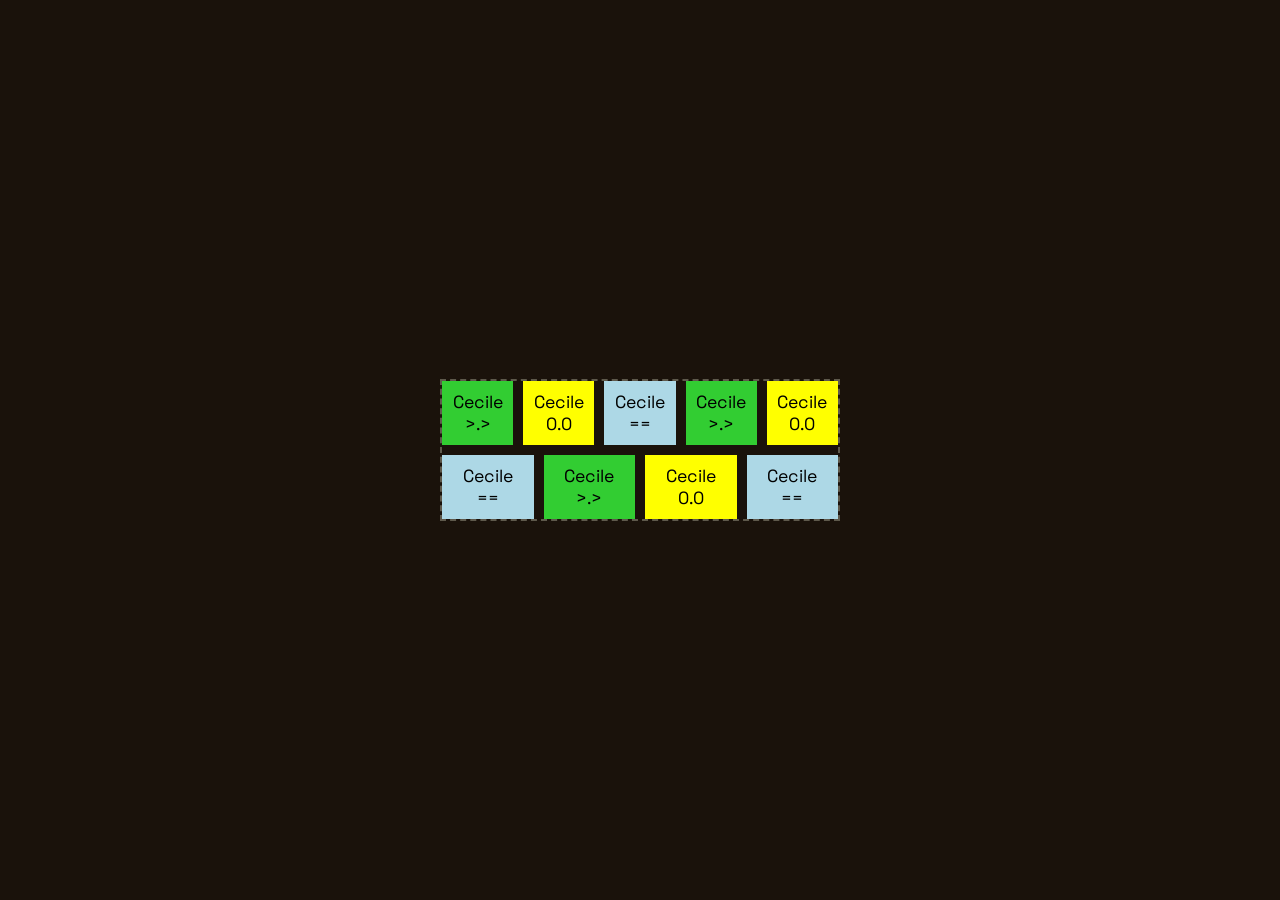
<file: week3/flexbox/index.html>
<!DOCTYPE html>
<html lang="en">
  <head>
    <meta charset="UTF-8" />
    <meta
      name="viewport"
      content="width=
    , initial-scale=1.0"
    />
    <title>Flex example</title>
    <link rel="preconnect" href="https://fonts.googleapis.com" />
    <link rel="preconnect" href="https://fonts.gstatic.com" crossorigin />
    <link
      href="https://fonts.googleapis.com/css2?family=Luckiest+Guy&family=Space+Grotesk&display=swap"
      rel="stylesheet"
    />
    <link rel="stylesheet" href="reset.css" />
    <link rel="stylesheet" href="style.css" />
  </head>
  <body>
    <div class="outer">
      <div class="limebox">Cecile >.></div>
      <div class="yellowbox">Cecile 0.0</div>
      <div class="bluebox">Cecile ==</div>
      <div class="limebox">Cecile >.></div>
      <div class="yellowbox">Cecile 0.0</div>
      <div class="bluebox">Cecile ==</div>
      <div class="limebox">Cecile >.></div>
      <div class="yellowbox">Cecile 0.0</div>
      <div class="bluebox">Cecile ==</div>
    </div>
  </body>
</html>
</file>
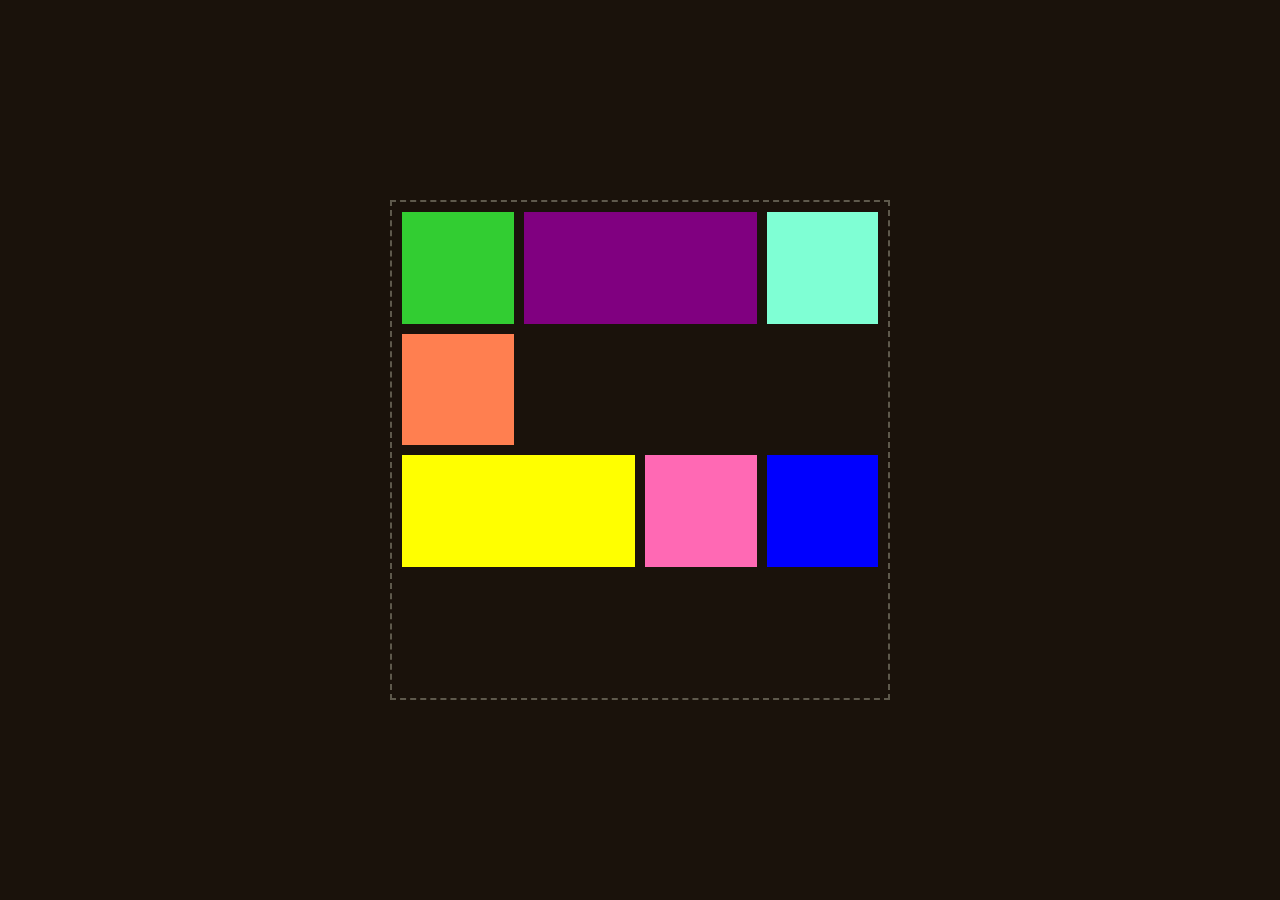
<file: week3/grid/index.html>
<!DOCTYPE html>
<html lang="en">
  <head>
    <meta charset="UTF-8" />
    <meta name="viewport" content="width=device-width, initial-scale=1.0" />
    <title>Grid example</title>
    <link rel="preconnect" href="https://fonts.googleapis.com" />
    <link rel="preconnect" href="https://fonts.gstatic.com" crossorigin />
    <link
      href="https://fonts.googleapis.com/css2?family=Luckiest+Guy&family=Space+Grotesk&display=swap"
      rel="stylesheet"
    />
    <link rel="stylesheet" href="reset.css" />
    <link rel="stylesheet" href="style.css" />
  </head>
  <body>
    <div id="grid-container">
      <div id="box1"></div>
      <div id="box2"></div>
      <div id="box3"></div>
      <div id="box4"></div>
      <div id="box5"></div>
      <div id="box6"></div>
      <div id="box7"></div>
    </div>
  </body>
</html>
</file>
<file: assignment1/style.css>
/* I chose black and orange as my main colour scheme because it connects directly 
to the visual identity of the Gehry Getty website. The black background 
references the immersive concert hall environment, while the orange accent 
reflects stage lights and warmth. This creates a strong contrast for readability 
and a thematic link to the interactive experience I analysed. */

/* This is for managment my website's colours and spacing.
  Easy to change later and keep the style consistent */
:root {
  --title-height: 8.5rem;
  --title-gap: 1rem;
  --answer-gap: 2rem;
  --bg-colour: #1a1a1a;
  --primary-color: #fd8b19;
  --secondary-color: #47685b;
  --text-color: #fff5e4;
  --secondary-bg-color: #403d3c;
}
/* Dark background to make orange cards stand out.
   Inter is clean and readable on screen */
html,
body {
  background-color: var(--bg-colour);
  height: 100%;
  margin: 0;
  font-family: "Inter", sans-serif;
}

h1 {
  font-family: "Playfair Display", serif;
  font-size: 2.5em;
  color: var(--primary-color);
  margin: 1rem 1rem 0.25rem;
  text-align: center;
}

/* This is for the screenshot and source link */
.cover {
  font-family: "Inter", sans-serif;
  font-size: 1.5em;
  max-width: 800px;
  color: var(--primary-color);
  display: flex;
  flex-direction: column;
  align-items: center;
  margin: 1rem auto;
  text-align: center;
  padding: 10px;
  background-color: var(--secondary-bg-color);
  border-radius: 8px;
  box-shadow: 0 4px 8px rgba(238, 154, 58, 0.419);
}

/* Fixed height and object-fit to keep the image tidy on the screen   */
.cover img {
  width: auto;
  height: 400px;
  object-fit: cover;
  border-radius: 16px;
  box-shadow: 0 4px 10px rgba(0, 0, 0, 0.1);
  margin-bottom: 0.5rem;
}
/* using underline and strong colour help link visibility and accessibility */
.cover figcaption {
  font-family: "Inter", sans-serif;
  font-size: 1em;
  color: var(--secondary-bg-color);
  text-align: center;
}
.cover figcaption a {
  color: var(--primary-color);
  text-decoration: underline;
  font-weight: bold;
}

/* Using grid layout is to wrap cards responsively.
    set minmax(450px,1fr) keeps cards wide enourgh for comfortable reading. */
.container {
  display: grid;
  grid-template-columns: repeat(auto-fill, minmax(450px, 1fr));
  max-width: 2400px;
  margin: 0 auto;
  gap: 2rem;
  padding: 2rem;
  align-items: stretch;
}
/* Card design: use strong colour, soft shadow to fit the theme.
   Grid Layout: this keeps all titles aligned and answers starting at the same hight.*/
.card {
  background: var(--primary-color);
  padding: 2rem;
  border-radius: 16px;
  display: grid;
  grid-template-rows: var(--title-height) 1fr;
  row-gap: var(--title-gap);
  color: var(--primary-color);
  font-size: 1.2rem;
  box-shadow: 0 4px 8px rgba(154, 235, 161, 0.376);
}

/* Title styling: clear hierarchy and strong contrast with the card.
   Using align-self:start is to align titles to the top of the title area.
   Using overflow:hidden is to avoid overflow if the title is too long. */
.card h2 {
  margin: 0;
  font-weight: 800;
  font-size: 1.5rem;
  line-height: 1.5;
  align-self: start;
  overflow: hidden;
  color: var(--secondary-color);
}

/* High contrst colour, larger line hight and even spacing make the text area look clear.
   Using flex is to manage multiple paragraphs or lists */
.answer {
  margin: 0;
  line-height: 2rem;
  font-family: "Inter", sans-serif;
  color: var(--text-color);
  font-weight: 800;
  font-size: 1.2rem;
  text-align: left;
  display: flex;
  flex-direction: column;
  gap: var(--answer-gap);
  overflow: auto;
}
/* Act as a closing banner for the webpage */
footer {
  font-family: "Inter", sans-serif;
  text-align: center;
  padding: 15px;
  background-color: var(--secondary-bg-color);
  font-size: 1rem;
  color: var(--text-color);
  border-top: 2px solid var(--primary-color);
}
</file>
<file: assignment3/style.css>
/*
====Design Notes====
--About the Concept-- 
- The interface aims to feel playful but calm, using a dark 
background with starry elements to evoke a sense of night-time wonder.
- The cards are designed to look like scratch-off lottery tickets,
 inviting users to interact and discover a short positive message.

--Color Palette--
- Background: Deep navy (#232946) for a night-sky feel.
- Card Cover: yellow star pattern on dark blue (#121629) to mimic a night sky.
- Scratch-off Coat: Silver/gray (#c6cbd3) to resemble real scratch-off material.
- Text: Bright white (#FFFFFE) for high contrast and readability.
- Accent Colors: Soft pastels such as #ffc6ff, #9bf6ff and #31f926 for the
 revealed messages to maintain a cheerful tone.

--Typography--
- Font: "Sour Gummy", a playful and rounded sans-serif font to enhance the fun 
and playful theme.

--Layout--
- 9 cards arranged in a 3x3 grid, centered on the page with ample spacing.
- Each card is a fixed size to resemble real scratch-off tickets.
--Interactions--
- Hover Effect: Slight scale-up on hover to indicate interactivity.
- Click to Flip: Smooth 3D flip animation to reveal the scratch-off surface.
- Scratch-off Effect: Realistic scratching interaction using canvas to reveal
 the message underneath.
- Sound Effects: Subtle scratching sound during interaction and a cheerful
 sound when the message is fully revealed.
*/
/* =====================Design Elements ===================== */
:root {
  --bg: #232946;
  --ink: #fffffe;
  --para: #b8c1ec;
  --card: #121629;
  --border: #1b2135;
  --shadow: 0 12px 24px rgba(0, 0, 0, 0.4);
  --sliver: #c6cbd3;
}

* {
  box-sizing: border-box;
}
body {
  margin: 0;
  font-family: "Sour Gummy", sans-serif;
  background: var(--bg);
  color: var(--ink);
}
header {
  text-align: center;
  padding: 1rem 1rem;
  text-align: center;
}

header h1 {
  margin: 0;
  font-size: 3rem;
}
header p {
  margin-top: auto;
  max-width: 100%;
  text-align: center;
  color: var(--para);
}

.note {
  color: var(--para);
  font-size: 0.95rem;
  margin-top: 0.5rem;
  opacity: 0.85;
  font-style: italic;
}

/* ===================== Card styles ===================== */
.card-container {
  display: grid;
  grid-template-columns: repeat(3, minmax(0, 1fr));
  gap: 20px;
  width: min(900px, 95vw);
  margin: 40px auto;
  justify-items: center;
  perspective: 1000px;
  perspective-origin: center;
}

.card {
  width: 250px;
  height: 350px;
  border-radius: 12px;
  position: relative;
  transform-style: preserve-3d;
  transition: transform 0.8s;
  box-shadow: var(--shadow);
  cursor: pointer;
}

.card:hover {
  scale: 1.02;
}

.card-face {
  position: absolute;
  width: 100%;
  height: 100%;
  backface-visibility: hidden;
  border-radius: 12px;
  overflow: hidden;
}

.card-face img {
  width: 100%;
  height: 100%;
  object-fit: cover;
  display: block;
}

.flip {
  transform: rotateY(180deg);
}
#cover {
  cursor: pointer;
}
.stage {
  width: 100%;
  height: 100%;
  background-color: var(--card);
  display: flex;
  justify-content: center;
  align-items: center;
  padding: 20px;
  box-sizing: border-box;
}
.answer {
  font-size: 1.5rem;
  color: var(--ink);
  text-align: center;
}
.a1 {
  background-color: #ff6f91;
  border-radius: 12px;
}
.a2 {
  background-color: #ff9671;
  border-radius: 12px;
}
.a3 {
  background-color: #ffc75f;
  border-radius: 12px;
}
.a4 {
  background-color: #31f926;
  border-radius: 12px;
}
.a5 {
  background-color: #d0f4de;
  border-radius: 12px;
}
.a6 {
  background-color: #9bf6ff;
  border-radius: 12px;
}
.a7 {
  background-color: #a0c4ff;
  border-radius: 12px;
}
.a8 {
  background-color: #bdb2ff;
  border-radius: 12px;
}
.a9 {
  background-color: #ffc6ff;
  border-radius: 12px;
}

canvas.coat {
  position: absolute;
  top: 0;
  left: 0;
  width: 100%;
  height: 100%;
}

footer {
  max-width: 100%;
  color: var(--ink);
  padding: 0.5rem;
  font-size: 1rem;
  text-align: center;
  border-top: 0.05rem solid var(--para);
}

footer p {
  margin: 0;
  max-width: 100%;
}
</file>
<file: week10/style.css>
/* ------- Basic setup --------------*/
body {
  background-color: #1a120b;
  display: flex;
  text-align: center;
  margin: auto;
  width: 100%;
  height: 100%;
  justify-content: space-around;
  align-items: center;
  font-family: "Space Grotesk", sans-serif;
  font-optical-sizing: auto;
  font-weight: 400;
  font-style: normal;
  color: #e5e5cb;
  /* color: #3c2a21; */
  font-size: 1.1rem;
  overflow-x: scroll;
  scroll-behavior: smooth;
  /* overflow: hidden; */
}

h1 {
  font-size: 4rem;
}

h2 {
  font-size: 1.4rem;
  margin-top: 10px;
}
button {
  background-color: #e5e5cb;
  padding: 10px 20px;
  font-size: 1.4rem;
  border-radius: 12px;
  border: none;
  color: #3c2a21;
  transition: scale 0.4s ease, background-color 0.4s ease;
  cursor: pointer;
}

button:hover {
  scale: 0.9;
  background-color: #e5e5cb9c;
}

#button-container {
  display: flex;
  flex-direction: column;
  gap: 30px;
  box-shadow: 0 12px 24px rgba(0, 0, 0, 0.623);
  /* width: 400px; */
  padding: 30px;
}

a {
  font-size: 0.7rem;
}
/* ------------------------------------------------- */

#welcome-screen,
#game-screen {
  display: flex;
  flex-direction: column;
  justify-content: space-around;
  align-items: center;
  min-width: 100vw;
  height: 100vh;
  scroll-behavior: smooth;
}

.info {
  background-color: rgba(0, 0, 0, 0.623);
  padding: 20px;
  border-radius: 12px;
}

section {
  min-width: 98vw;
  display: flex;
  justify-content: space-around;
  align-items: center;
}

.deck {
  display: flex;
  gap: 20px;
}

.card-container {
  width: 250px;
  height: 350px;
  text-align: center;
  display: flex;
  justify-content: center;
  align-items: center;
  border-radius: 12px;
  overflow: hidden;
  box-shadow: 0 12px 24px rgba(0, 0, 0, 0.4);
}

.dropbox {
  border: 1px dashed #e5e5cb30;
  box-shadow: 0 12px 24px rgba(0, 0, 0, 0.856);
}

.card {
  width: 100%;
  height: 100%;
  cursor: grab;
  position: relative;
  transition: rotate 0.8s ease;
  transform-style: preserve-3d;
  /* this is important the flip wont work without preserve-3d */
}

.card:hover {
  scale: 0.98;
}

.card-face {
  position: absolute;
  width: 100%;
  height: 100%;
  backface-visibility: hidden;
  border-radius: 12px;
  overflow: hidden;
}

.card-face img {
  width: 100%;
  height: 100%;
  object-fit: cover;
  display: block;
}

.flip {
  rotate: y 180deg;
}

#cover {
  cursor: pointer;
  transition: scale 0.4s ease;
}

#cover:hover {
  scale: 1.1;
}
</file>
<file: week2/style.css>
/* * {
  color: hotpink;
} */

body {
  font-family: "Montserrat", sans-serif;
  font-optical-sizing: auto;
  /* font-weight: bold; */
  font-style: normal;
  background-color: beige;
}

h1 {
  color: blueviolet;
  font-weight: bold;
  font-size: 32px;
}

h2 {
  color: limegreen;
}

.bisect {
  font-family: "Bitcount Prop Single", system-ui;
  font-optical-sizing: auto;
  font-style: normal;
}

/* p {
  font-weight: bold;
} */

.blue-color {
  color: blue;
}

#purple-color,
h3 {
  color: #6a036a;
}

section {
  text-align: center;
  border: 2px solid red;
  border-radius: 10px;
  margin-bottom: 20px;
  background-color: #efeaf7;
}

h2 {
  border: 1px dashed green;
}
</file>
<file: week3/style.css>
body {
  margin: 0 auto;
  text-align: center;
  font-size: 1.3rem;
}

h1 {
  font-size: 2.5rem;
  color: blue;
}

p {
  width: 400px;
  margin: 0 auto;
  border: 1px solid rgb(26, 24, 25);
  background-color: beige;
  height: 200px;
  margin-bottom: 30px;
  padding: 20px;
  border-left: 2px dashed red;
}
p :hover {
  background-color: lightblue;
}

.vcenter {
  line-height: 160px;
}

span {
  display: none;
  font-size: 4rem;
  color: green;
}

ul {
  display: flex;
  flex-direction: row;
  list-style: none;
  gap: 20px;
  justify-content: center;
  align-items: center;
}
</file>
<file: week6/style.css>
.para-style {
  background-color: bisque;
  padding: 20px;
  border: 1px solid black;
}

img {
  display: block;
}

button {
  margin-top: 30px;
  padding: 20px;
  font-size: 20px;
}

.round {
  border-radius: 50%;
}
</file>
<file: week9/style.css>
/* https://colorhunt.co/palette/1a120b3c2a21d5cea3e5e5cb */

body {
  background-color: #1a120b;
  display: flex;
  text-align: center;
  margin: auto;
  max-width: 1000px;
  justify-content: center;
  align-items: center;
  font-family: "Space Grotesk", sans-serif;
  font-optical-sizing: auto;
  font-weight: 400;
  font-style: normal;
  color: #e5e5cb;
  /* color: #3c2a21; */
  font-size: 1.1rem;
  gap: 1.5rem;
}

.outer {
  border: 2px dashed #e5e5cb7a;
  width: 400px;
  min-height: 200px;
  padding: 10px;
  display: flex;
  flex-direction: column;
  justify-content: center;
  align-items: center;
  gap: 2rem;
  opacity: 1;
  /* background-color: cornsilk; */
  transition: opacity 0.5s ease, transform 0.5s ease, background-color 0.5s ease;
}

button {
  padding: 10px 20px;
  border-radius: 12px;
  font-size: 1.4rem;
  cursor: pointer;
  border-style: none;
  background-color: burlywood;
  transition: background-color 0.6s ease, scale 0.6s, rotate 0.6s linear;
}

button:hover {
  background-color: rgb(130, 118, 102);
  scale: 0.9;
  rotate: 12deg;
}

input {
  padding: 5px 15px;
  border-radius: 12px;
  font-size: 1.4rem;
  cursor: pointer;
  border-color: aqua;
  border-width: 6px;
  transition: border-color 0.5s linear;
  width: 140px;
}

input:hover {
  border-color: green;
}

#duck-icon {
  /* cursor: pointer; */
  transition: fill 0.4s ease;
}

#duck-icon:hover {
  fill: rgb(99, 99, 171);
}

#my-duck {
  cursor: pointer;
  transition: scale 0.4s ease;
  animation-name: jump;
  animation-duration: 2s;
  animation-timing-function: linear;
  animation-iteration-count: infinite;
}

#my-duck:hover {
  scale: 1.2;
}

.box {
  background-color: purple;
  animation-name: border-animation;
  animation-duration: 4s;
  animation-timing-function: ease;
  animation-iteration-count: infinite;
  border-width: 6px;
}

@keyframes box-animation {
  0% {
    background-color: purple;
  }
  20% {
    background-color: lightcoral;
  }
  40% {
    background-color: gold;
  }
  70% {
    background-color: blue;
  }
  100% {
    background-color: green;
  }
}

@keyframes border-animation {
  0% {
    border-color: purple;
  }
  20% {
    border-color: lightcoral;
  }
  40% {
    borderd-color: gold;
  }
  70% {
    border-color: blue;
  }
  100% {
    border-color: green;
  }
}

.loader {
  width: 90px;
  height: 90px;
  border: 4px solid crimson;
  border-top-color: goldenrod;
  animation-name: spin;
  animation-duration: 2s;
  animation-timing-function: linear;
  animation-iteration-count: infinite;
  border-radius: 50%;
}

@keyframes spin {
  0% {
    rotate: 0deg;
  }
  100% {
    rotate: 360deg;
  }
}

@keyframes jump {
  0% {
    translate: 0px 0px;
  }
  40% {
    translate: 0px -40px;
  }
  50% {
    translate: 0px 0px;
  }
  70% {
    translate: 0px -15px;
  }
  100% {
    translate: 0px 0px;
  }
}

#heart {
  width: 60px;
  animation: pumping 0.6s ease infinite;
}

@keyframes pumping {
  0%,
  100% {
    scale: 1;
  }
  50% {
    scale: 1.1;
  }
}
</file>
<file: week3/flexbox/style.css>
body {
  background-color: #1a120b;
  display: flex;
  text-align: center;
  margin: auto;
  max-width: 1000px;
  justify-content: center;
  align-items: center;
  font-family: "Space Grotesk", sans-serif;
  font-optical-sizing: auto;
  font-weight: 400;
  font-style: normal;
  color: #e5e5cb;
  /* color: #3c2a21; */
  font-size: 1.1rem;
}

.outer {
  width: 400px;
  border: 2px dashed #e5e5cb56;
  min-height: 100px;
  display: flex;
  justify-content: center;
  align-items: center;
  gap: 10px;
  /* flex-direction: column; */
  /* justify-content: center;
  align-items: center; */
  flex-wrap: wrap;
  /* gap: 10px; */
}

.limebox {
  background-color: limegreen;
  padding: 10px;
  color: black;
  flex: 1;
}

.yellowbox {
  background-color: yellow;
  padding: 10px;
  color: black;
  flex: 1;
}
.bluebox {
  background-color: lightblue;
  padding: 10px;
  color: black;
  flex: 1;
}
</file>
<file: week3/grid/style.css>
body {
  background-color: #1a120b;
  display: flex;
  text-align: center;
  margin: auto;
  max-width: 1000px;
  justify-content: center;
  align-items: center;
  font-family: "Space Grotesk", sans-serif;
  font-optical-sizing: auto;
  font-weight: 400;
  font-style: normal;
  /* color: #e5e5cb; */
  color: #3c2a21;
  font-size: 1.1rem;
}

#grid-container {
  border: 2px dashed #e5e5cb56;
  width: 500px;
  min-height: 500px;
  padding: 10px;
  display: grid;
  gap: 10px;
  grid-template-columns: 1fr 1fr 1fr 1fr;
  grid-template-rows: repeat(4, 1fr);
  /* gap: 1rem;
  grid-template-columns: 1fr 1fr 1fr 1fr;
  /* grid-template-rows: 1fr 1fr 1fr 1fr; */
  /* grid-template-rows: repeat(4, 1fr); */
}
#box1 {
  background-color: limegreen;
}
#box2 {
  background-color: purple;
  grid-column: 2/4;
}
#box3 {
  background-color: aquamarine;
}
#box4 {
  background-color: coral;
  /* grid-column: 1/3;
  grid-row: 2/5; */
}
#box5 {
  background-color: yellow;
  grid-column: 1/3;
}
#box6 {
  background-color: hotpink;
}

#box7 {
  background-color: blue;
}
</file>
